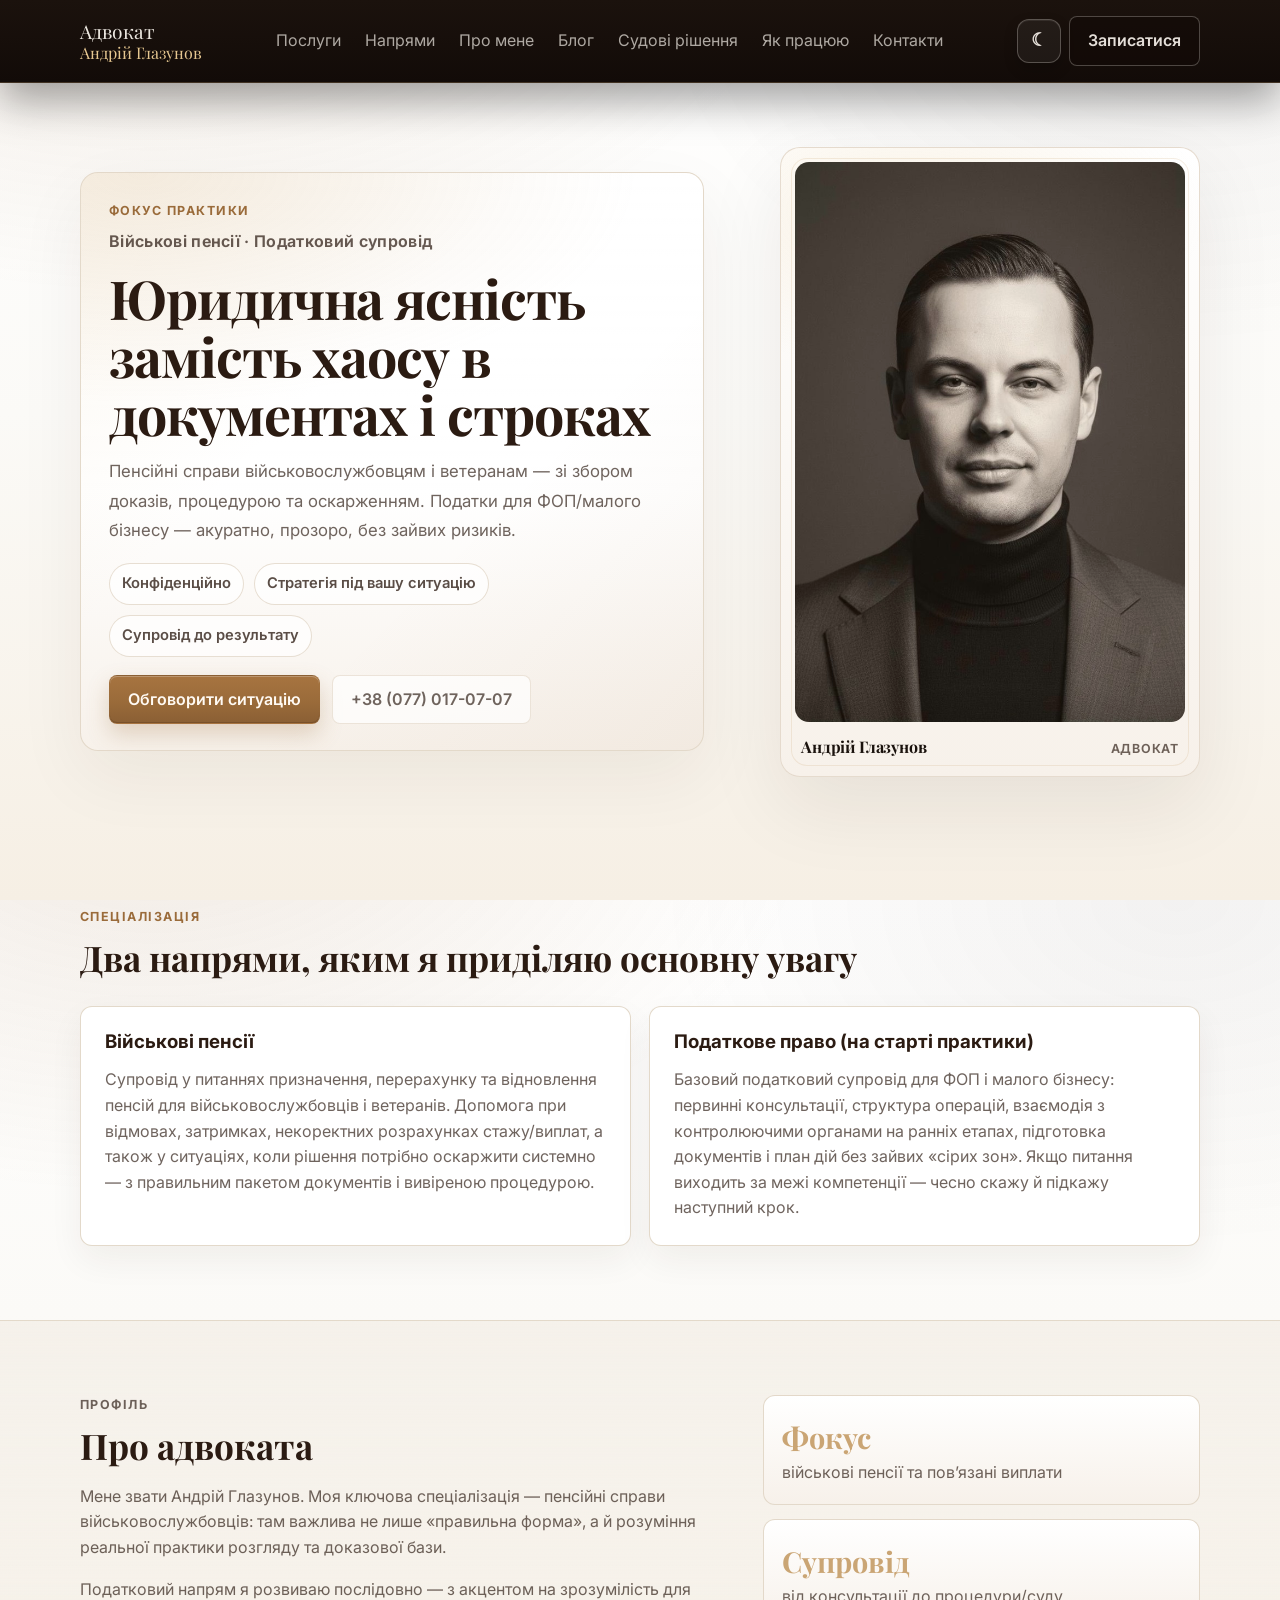
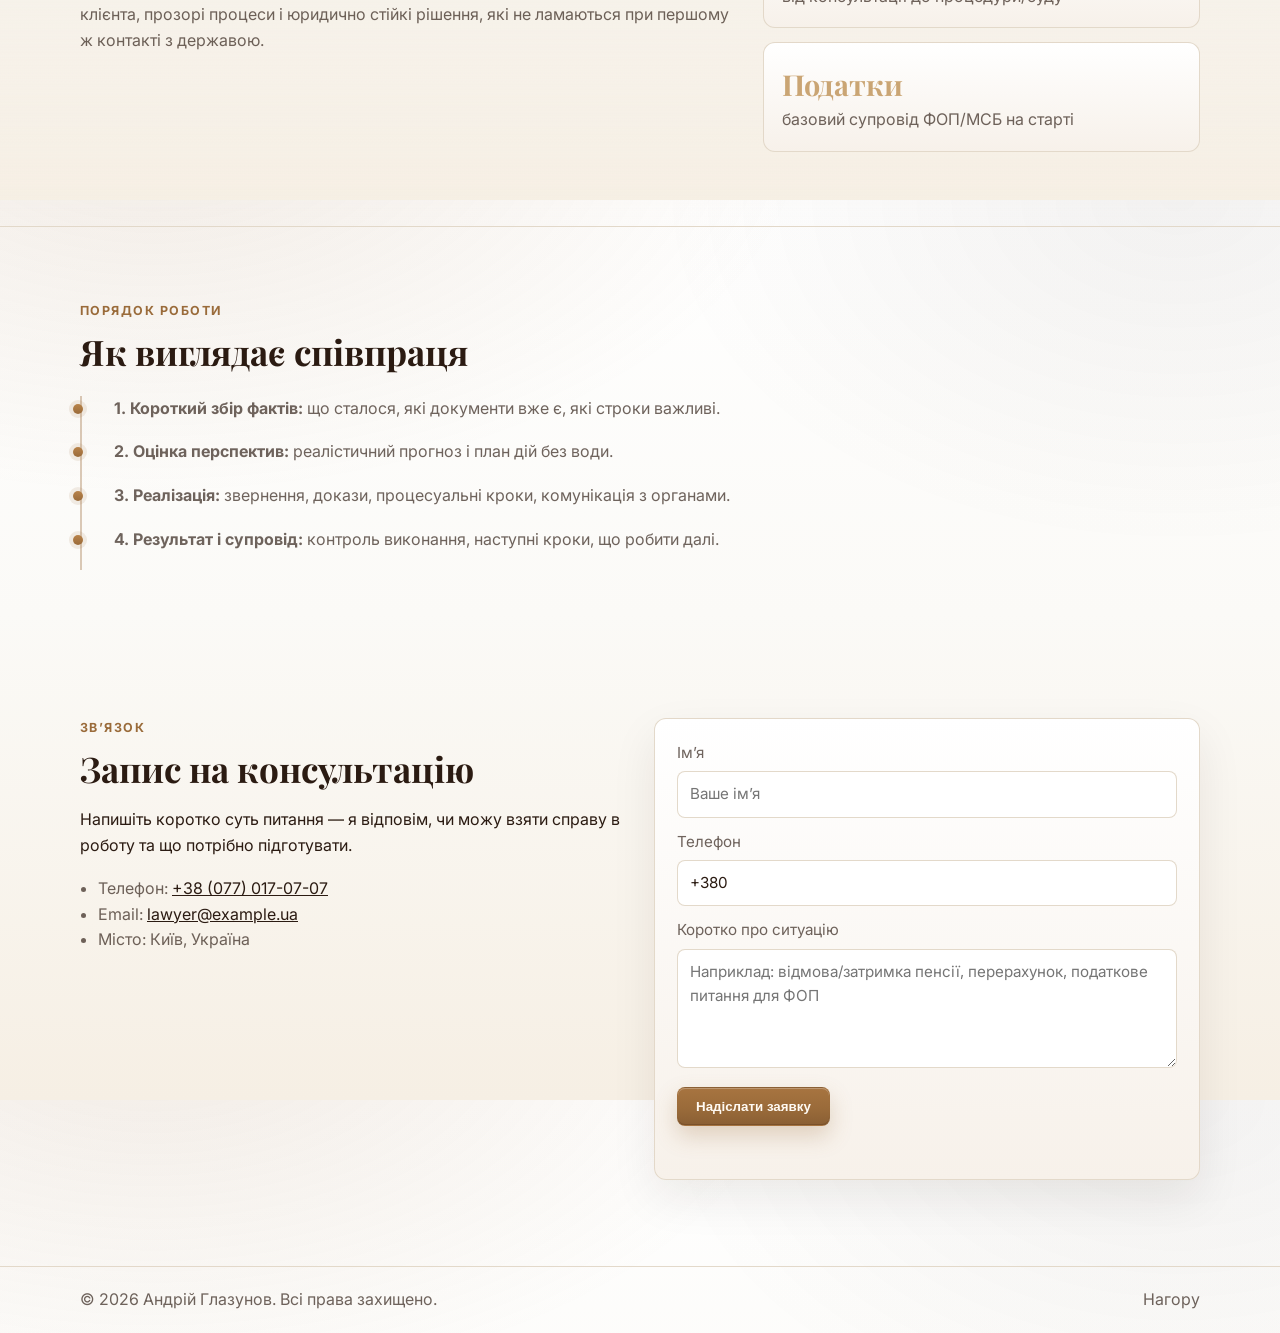
<file: index.html>
<!doctype html>
<html lang="uk">
<head>
  <meta charset="utf-8">
  <meta name="viewport" content="width=device-width, initial-scale=1">
  <title>Андрій Глазунов | Військові пенсії та податковий супровід</title>
  <meta name="description" content="Юридична допомога військовослужбовцям і ветеранам щодо пенсій, перерахунків і відмов Пенсійного фонду. Також — податковий супровід для ФОП та бізнесу на старті.">
  <link rel="preconnect" href="https://fonts.googleapis.com">
  <link rel="preconnect" href="https://fonts.gstatic.com" crossorigin>
  <link href="https://fonts.googleapis.com/css2?family=Inter:wght@400;500;600;700&family=Playfair+Display:wght@600;700&display=swap" rel="stylesheet">
  <link rel="stylesheet" href="styles.css">
  <link rel="icon" href="images/znachok.png" type="image/png">
  <link rel="apple-touch-icon" href="images/znachok.png">
</head>
<body class="theme-day">
  <header class="header">
    <div class="container nav">
      <a href="#top" class="brand">Адвокат<br><span>Андрій Глазунов</span></a>
      <nav class="menu" id="site-menu">
        <a href="services.html">Послуги</a>
        <a href="directions.html">Напрями</a>
        <a href="about.html">Про мене</a>
        <a href="blog.html">Блог</a>
        <a href="court-decisions.html">Судові рішення</a>
        <a href="process.html">Як працюю</a>
        <a href="contact.html">Контакти</a>
      </nav>
      <button class="menu-toggle" type="button" aria-label="Відкрити меню" aria-expanded="false" aria-controls="site-menu">⋯</button>
      <div class="nav-actions">
        <button class="btn btn-toggle" id="theme-toggle" type="button" aria-pressed="false" title="Перемкнути тему">
          Ніч
        </button>
        <a class="btn btn-light" href="contact.html">Записатися</a>
      </div>
    </div>
  </header>

  <main id="top">
    <section class="hero">
      <div class="container hero-grid">
        <div class="hero-copy">
          <div class="hero-panel">
            <p class="eyebrow">Фокус практики</p>
            <p class="hero-kicker">Військові пенсії · Податковий супровід</p>
            <h1 class="hero-title">Юридична ясність замість хаосу в документах і строках</h1>
            <p class="hero-subtitle">
              Пенсійні справи військовослужбовцям і ветеранам — зі збором доказів, процедурою та оскарженням.
              Податки для ФОП/малого бізнесу — акуратно, прозоро, без зайвих ризиків.
            </p>
            <div class="hero-chips" aria-label="Ключові акценти">
              <span class="chip">Конфіденційно</span>
              <span class="chip">Стратегія під вашу ситуацію</span>
              <span class="chip">Супровід до результату</span>
            </div>
            <div class="hero-actions">
              <a class="btn btn-primary" href="#contact">Обговорити ситуацію</a>
              <a class="btn btn-ghost" href="tel:+380770170707">+38 (077) 017-07-07</a>
            </div>
          </div>
        </div>
        <aside class="hero-visual" aria-label="Портрет адвоката">
          <div class="hero-frame">
            <img src="images/advocate.jpg" width="900" height="1125" loading="eager" fetchpriority="high" decoding="async" alt="Професійне фото адвоката Андрія Глазунова">
            <div class="hero-frame-caption">
              <span class="hero-frame-name">Андрій Глазунов</span>
              <span class="hero-frame-role">адвокат</span>
            </div>
          </div>
        </aside>
      </div>
    </section>

    <section class="section" id="focus">
      <div class="container">
        <p class="eyebrow">Спеціалізація</p>
        <h2>Два напрями, яким я приділяю основну увагу</h2>
        <div class="cards">
          <article class="card">
            <h3>Військові пенсії</h3>
            <p>
              Супровід у питаннях призначення, перерахунку та відновлення пенсій для військовослужбовців і ветеранів.
              Допомога при відмовах, затримках, некоректних розрахунках стажу/виплат, а також у ситуаціях,
              коли рішення потрібно оскаржити системно — з правильним пакетом документів і вивіреною процедурою.
            </p>
          </article>
          <article class="card">
            <h3>Податкове право (на старті практики)</h3>
            <p>
              Базовий податковий супровід для ФОП і малого бізнесу: первинні консультації, структура операцій,
              взаємодія з контролюючими органами на ранніх етапах, підготовка документів і план дій без зайвих «сірих зон».
              Якщо питання виходить за межі компетенції — чесно скажу й підкажу наступний крок.
            </p>
          </article>
        </div>
      </div>
    </section>

    <section class="section muted" id="about">
      <div class="container about-grid">
        <div class="about-copy">
          <p class="eyebrow">Профіль</p>
          <h2>Про адвоката</h2>
          <p>
            Мене звати Андрій Глазунов. Моя ключова спеціалізація — пенсійні справи військовослужбовців:
            там важлива не лише «правильна форма», а й розуміння реальної практики розгляду та доказової бази.
          </p>
          <p>
            Податковий напрям я розвиваю послідовно — з акцентом на зрозумілість для клієнта, прозорі процеси
            і юридично стійкі рішення, які не ламаються при першому ж контакті з державою.
          </p>
        </div>
        <div class="stats">
          <div>
            <strong>Фокус</strong>
            <span>військові пенсії та пов’язані виплати</span>
          </div>
          <div>
            <strong>Супровід</strong>
            <span>від консультації до процедури/суду</span>
          </div>
          <div>
            <strong>Податки</strong>
            <span>базовий супровід ФОП/МСБ на старті</span>
          </div>
        </div>
      </div>
    </section>

    <section class="section" id="process">
      <div class="container">
        <p class="eyebrow">Порядок роботи</p>
        <h2>Як виглядає співпраця</h2>
        <ol class="timeline">
          <li><strong>1. Короткий збір фактів:</strong> що сталося, які документи вже є, які строки важливі.</li>
          <li><strong>2. Оцінка перспектив:</strong> реалістичний прогноз і план дій без води.</li>
          <li><strong>3. Реалізація:</strong> звернення, докази, процесуальні кроки, комунікація з органами.</li>
          <li><strong>4. Результат і супровід:</strong> контроль виконання, наступні кроки, що робити далі.</li>
        </ol>
      </div>
    </section>

    <section class="section contact" id="contact">
      <div class="container contact-grid">
        <div>
          <p class="eyebrow">Звʼязок</p>
          <h2>Запис на консультацію</h2>
          <p>Напишіть коротко суть питання — я відповім, чи можу взяти справу в роботу та що потрібно підготувати.</p>
          <ul class="contacts">
            <li>Телефон: <a href="tel:+380770170707">+38 (077) 017-07-07</a></li>
            <li>Email: <a href="mailto:lawyer@example.ua">lawyer@example.ua</a></li>
            <li>Місто: Київ, Україна</li>
          </ul>
        </div>
        <form class="form" id="consultation-form">
          <label>
            Імʼя
            <input type="text" name="name" required placeholder="Ваше імʼя">
          </label>
          <label>
            Телефон
            <input type="tel" name="phone" required autocomplete="tel" inputmode="numeric" placeholder="7717070707">
          </label>
          <label>
            Коротко про ситуацію
            <textarea name="message" rows="4" placeholder="Наприклад: відмова/затримка пенсії, перерахунок, податкове питання для ФОП"></textarea>
          </label>
          <div class="hp-field" aria-hidden="true">
            <label>
              Ваш сайт
              <input type="text" name="website" tabindex="-1" autocomplete="off" placeholder="Залиште поле порожнім">
            </label>
          </div>
          <button class="btn btn-primary" type="submit">Надіслати заявку</button>
          <p class="form-note" id="form-note" aria-live="polite"></p>
        </form>
      </div>
    </section>
  </main>

  <footer class="footer">
    <div class="container footer-inner">
      <p>&copy; <span id="year"></span> Андрій Глазунов. Всі права захищено.</p>
      <a href="#top">Нагору</a>
    </div>
  </footer>

  <script src="script.js"></script>
</body>
</html>
</file>
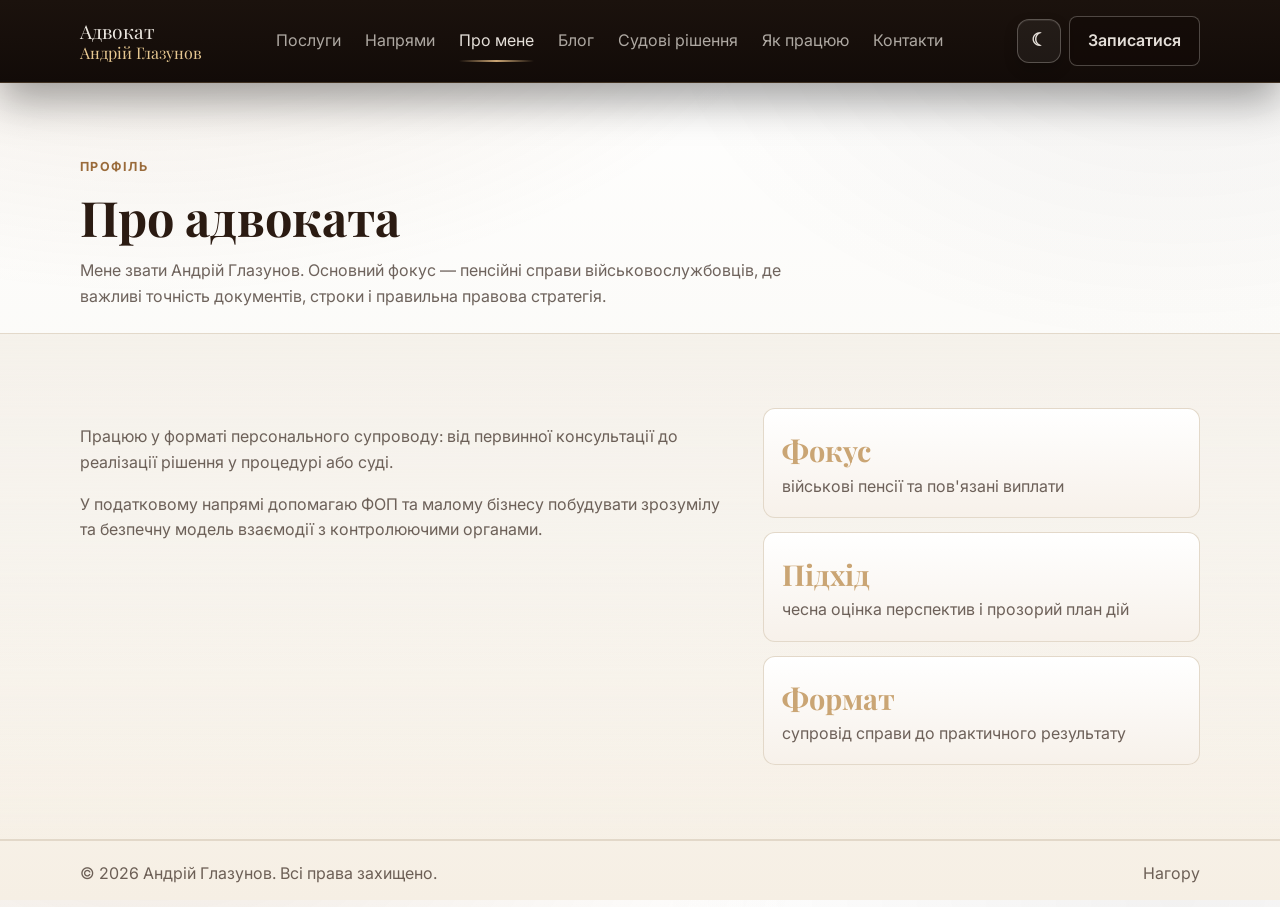
<file: about.html>
<!doctype html>
<html lang="uk">
<head>
  <meta charset="utf-8">
  <meta name="viewport" content="width=device-width, initial-scale=1">
  <title>Про мене | Андрій Глазунов</title>
  <meta name="description" content="Профіль адвоката Андрія Глазунова: фокус практики, підхід до роботи та професійні пріоритети.">
  <link rel="preconnect" href="https://fonts.googleapis.com">
  <link rel="preconnect" href="https://fonts.gstatic.com" crossorigin>
  <link href="https://fonts.googleapis.com/css2?family=Inter:wght@400;500;600;700&family=Playfair+Display:wght@600;700&display=swap" rel="stylesheet">
  <link rel="stylesheet" href="styles.css">
  <link rel="icon" href="images/znachok.png" type="image/png">
  <link rel="apple-touch-icon" href="images/znachok.png">
</head>
<body class="theme-day">
  <header class="header">
    <div class="container nav">
      <a href="index.html#top" class="brand">Адвокат<br><span>Андрій Глазунов</span></a>
      <nav class="menu" id="site-menu">
        <a href="services.html">Послуги</a>
        <a href="directions.html">Напрями</a>
        <a href="about.html" class="menu-active" aria-current="page">Про мене</a>
        <a href="blog.html">Блог</a>
        <a href="court-decisions.html">Судові рішення</a>
        <a href="process.html">Як працюю</a>
        <a href="contact.html">Контакти</a>
      </nav>
      <button class="menu-toggle" type="button" aria-label="Відкрити меню" aria-expanded="false" aria-controls="site-menu">⋯</button>
      <div class="nav-actions">
        <button class="btn btn-toggle" id="theme-toggle" type="button" aria-pressed="false" title="Перемкнути тему">Ніч</button>
        <a class="btn btn-light" href="contact.html">Записатися</a>
      </div>
    </div>
  </header>

  <main class="services-main" id="top">
    <section class="section services-hero">
      <div class="container services-intro">
        <p class="eyebrow">Профіль</p>
        <h1 class="services-title">Про адвоката</h1>
        <p class="services-lead">Мене звати Андрій Глазунов. Основний фокус — пенсійні справи військовослужбовців, де важливі точність документів, строки і правильна правова стратегія.</p>
      </div>
    </section>

    <section class="section muted">
      <div class="container about-grid">
        <div class="about-copy">
          <p>Працюю у форматі персонального супроводу: від первинної консультації до реалізації рішення у процедурі або суді.</p>
          <p>У податковому напрямі допомагаю ФОП та малому бізнесу побудувати зрозумілу та безпечну модель взаємодії з контролюючими органами.</p>
        </div>
        <div class="stats">
          <div>
            <strong>Фокус</strong>
            <span>військові пенсії та пов'язані виплати</span>
          </div>
          <div>
            <strong>Підхід</strong>
            <span>чесна оцінка перспектив і прозорий план дій</span>
          </div>
          <div>
            <strong>Формат</strong>
            <span>супровід справи до практичного результату</span>
          </div>
        </div>
      </div>
    </section>
  </main>

  <footer class="footer">
    <div class="container footer-inner">
      <p>&copy; <span id="year"></span> Андрій Глазунов. Всі права захищено.</p>
      <a href="#top">Нагору</a>
    </div>
  </footer>

  <script src="script.js"></script>
</body>
</html>
</file>
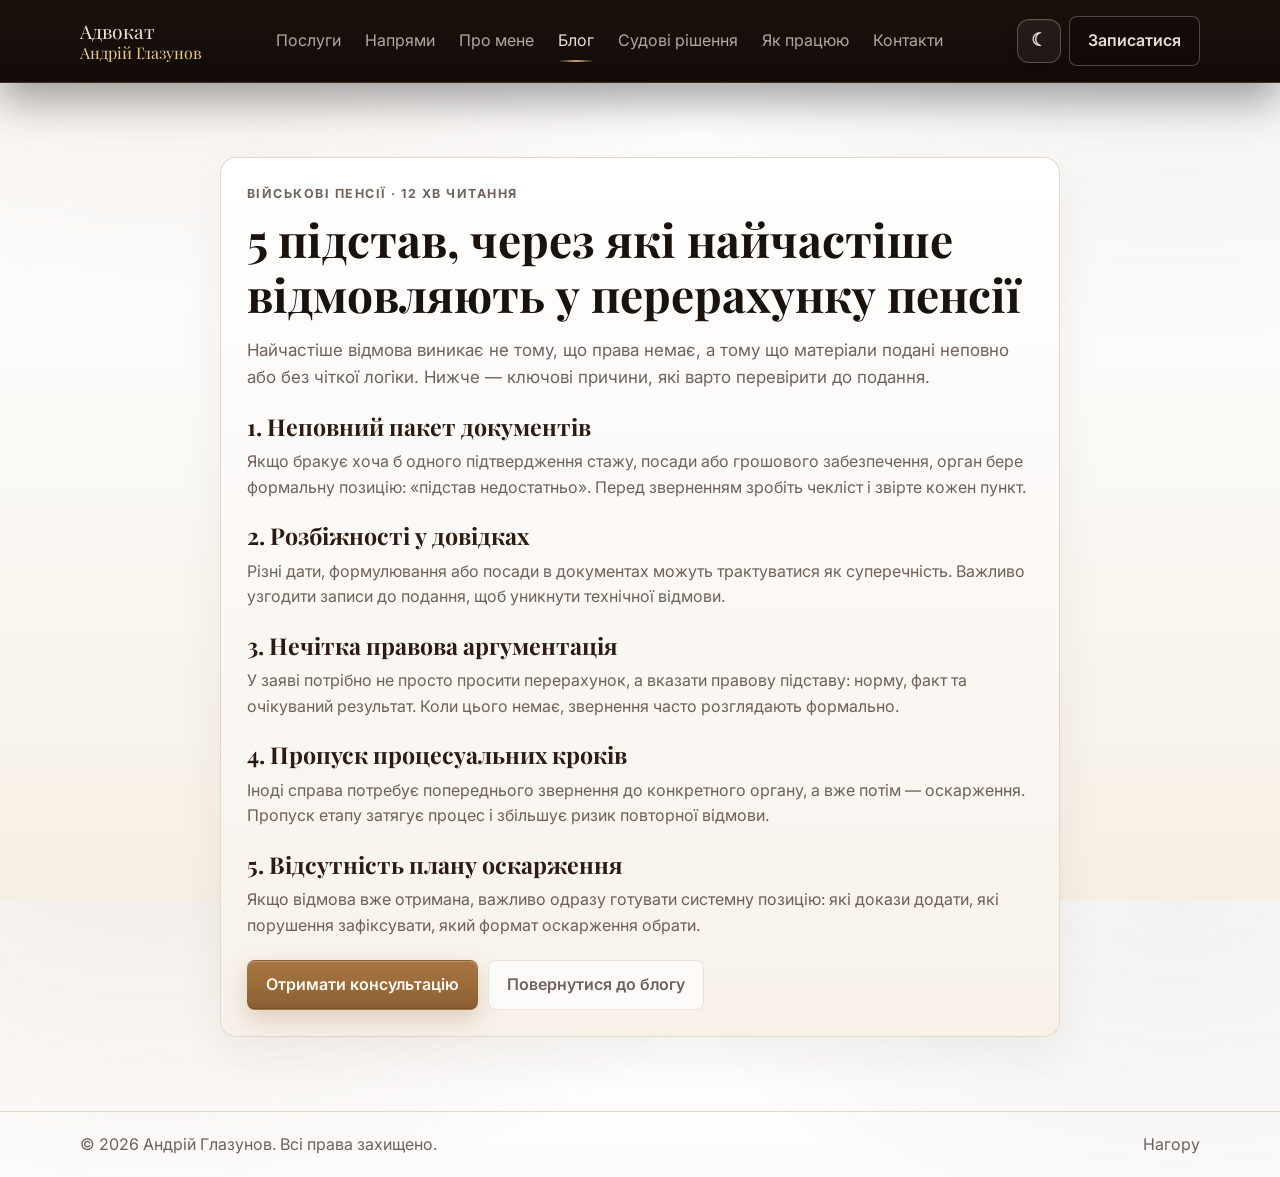
<file: article-1.html>
<!doctype html>
<html lang="uk">
<head>
  <meta charset="utf-8">
  <meta name="viewport" content="width=device-width, initial-scale=1">
  <title>5 підстав для відмови у перерахунку пенсії | Блог</title>
  <meta name="description" content="Що найчастіше стає причиною відмови у перерахунку військової пенсії та як підготувати звернення правильно.">
  <link rel="preconnect" href="https://fonts.googleapis.com">
  <link rel="preconnect" href="https://fonts.gstatic.com" crossorigin>
  <link href="https://fonts.googleapis.com/css2?family=Inter:wght@400;500;600;700&family=Playfair+Display:wght@600;700&display=swap" rel="stylesheet">
  <link rel="stylesheet" href="styles.css">
  <link rel="icon" href="images/znachok.png" type="image/png">
  <link rel="apple-touch-icon" href="images/znachok.png">
</head>
<body class="theme-day">
  <header class="header">
    <div class="container nav">
      <a href="index.html#top" class="brand">Адвокат<br><span>Андрій Глазунов</span></a>
      <nav class="menu" id="site-menu">
        <a href="services.html">Послуги</a>
        <a href="directions.html">Напрями</a>
        <a href="about.html">Про мене</a>
        <a href="blog.html" class="menu-active">Блог</a>
        <a href="court-decisions.html">Судові рішення</a>
        <a href="process.html">Як працюю</a>
        <a href="contact.html">Контакти</a>
      </nav>
      <button class="menu-toggle" type="button" aria-label="Відкрити меню" aria-expanded="false" aria-controls="site-menu">⋯</button>
      <div class="nav-actions">
        <button class="btn btn-toggle" id="theme-toggle" type="button" aria-pressed="false" title="Перемкнути тему">Ніч</button>
        <a class="btn btn-light" href="contact.html">Записатися</a>
      </div>
    </div>
  </header>

  <main class="article-main" id="top">
    <section class="section">
      <div class="container article-wrap">
        <p class="eyebrow">Військові пенсії · 12 хв читання</p>
        <h1 class="article-title">5 підстав, через які найчастіше відмовляють у перерахунку пенсії</h1>
        <p class="article-lead">Найчастіше відмова виникає не тому, що права немає, а тому що матеріали подані неповно або без чіткої логіки. Нижче — ключові причини, які варто перевірити до подання.</p>

        <h2>1. Неповний пакет документів</h2>
        <p>Якщо бракує хоча б одного підтвердження стажу, посади або грошового забезпечення, орган бере формальну позицію: «підстав недостатньо». Перед зверненням зробіть чекліст і звірте кожен пункт.</p>

        <h2>2. Розбіжності у довідках</h2>
        <p>Різні дати, формулювання або посади в документах можуть трактуватися як суперечність. Важливо узгодити записи до подання, щоб уникнути технічної відмови.</p>

        <h2>3. Нечітка правова аргументація</h2>
        <p>У заяві потрібно не просто просити перерахунок, а вказати правову підставу: норму, факт та очікуваний результат. Коли цього немає, звернення часто розглядають формально.</p>

        <h2>4. Пропуск процесуальних кроків</h2>
        <p>Іноді справа потребує попереднього звернення до конкретного органу, а вже потім — оскарження. Пропуск етапу затягує процес і збільшує ризик повторної відмови.</p>

        <h2>5. Відсутність плану оскарження</h2>
        <p>Якщо відмова вже отримана, важливо одразу готувати системну позицію: які докази додати, які порушення зафіксувати, який формат оскарження обрати.</p>

        <div class="article-actions">
          <a class="btn btn-primary" href="contact.html">Отримати консультацію</a>
          <a class="btn btn-ghost" href="blog.html">Повернутися до блогу</a>
        </div>
      </div>
    </section>
  </main>

  <footer class="footer">
    <div class="container footer-inner">
      <p>&copy; <span id="year"></span> Андрій Глазунов. Всі права захищено.</p>
      <a href="#top">Нагору</a>
    </div>
  </footer>

  <script src="script.js"></script>
</body>
</html>
</file>
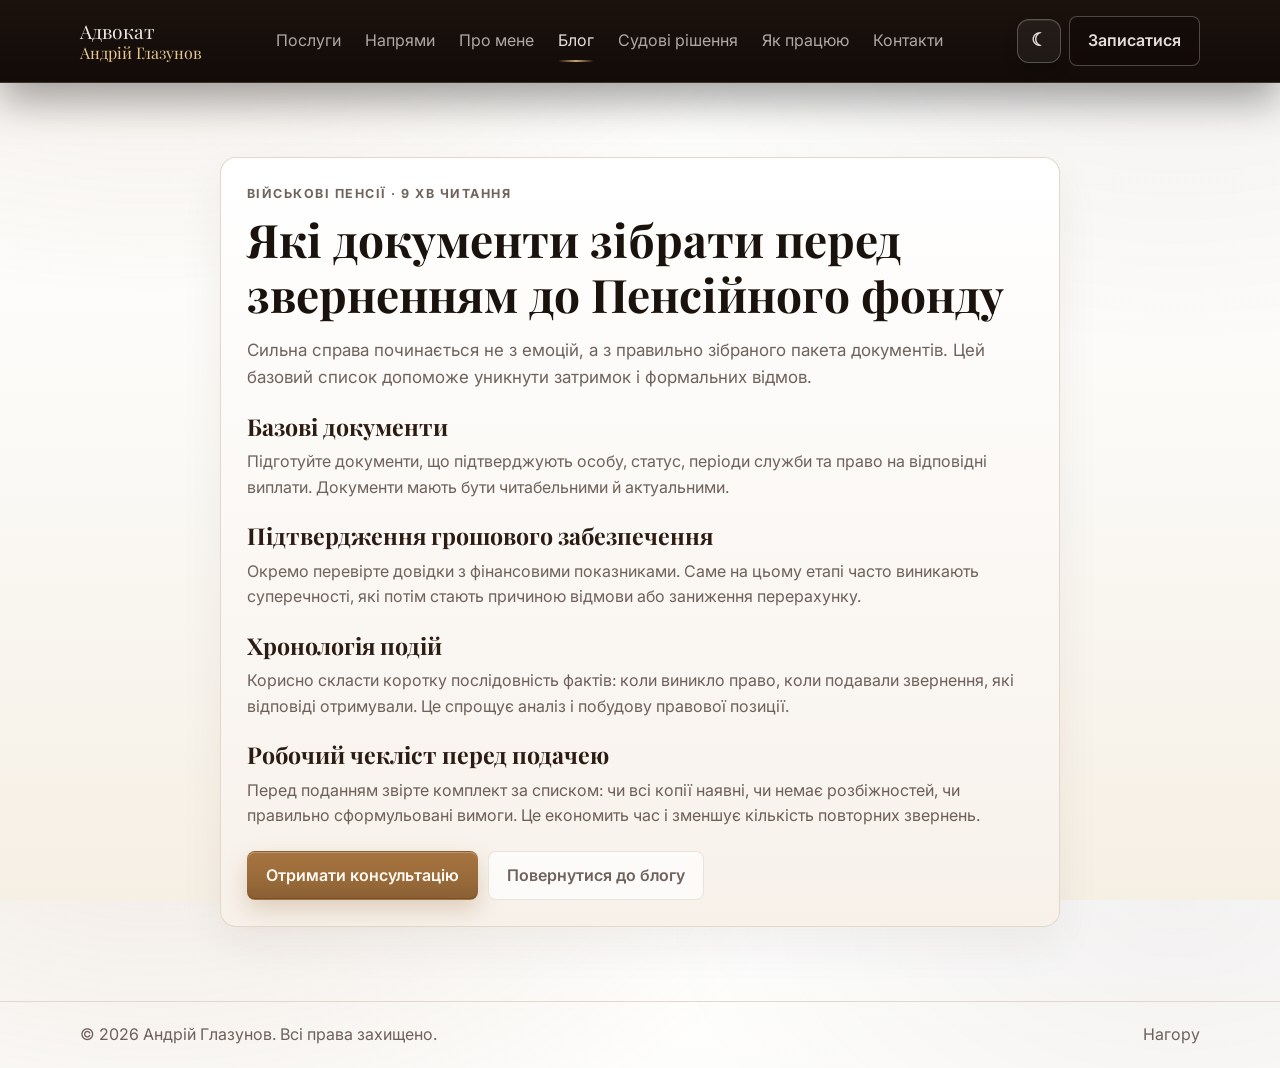
<file: article-2.html>
<!doctype html>
<html lang="uk">
<head>
  <meta charset="utf-8">
  <meta name="viewport" content="width=device-width, initial-scale=1">
  <title>Документи перед зверненням до ПФУ | Блог</title>
  <meta name="description" content="Чекліст документів перед зверненням до Пенсійного фонду у справах про військові пенсії.">
  <link rel="preconnect" href="https://fonts.googleapis.com">
  <link rel="preconnect" href="https://fonts.gstatic.com" crossorigin>
  <link href="https://fonts.googleapis.com/css2?family=Inter:wght@400;500;600;700&family=Playfair+Display:wght@600;700&display=swap" rel="stylesheet">
  <link rel="stylesheet" href="styles.css">
  <link rel="icon" href="images/znachok.png" type="image/png">
  <link rel="apple-touch-icon" href="images/znachok.png">
</head>
<body class="theme-day">
  <header class="header">
    <div class="container nav">
      <a href="index.html#top" class="brand">Адвокат<br><span>Андрій Глазунов</span></a>
      <nav class="menu" id="site-menu">
        <a href="services.html">Послуги</a>
        <a href="directions.html">Напрями</a>
        <a href="about.html">Про мене</a>
        <a href="blog.html" class="menu-active">Блог</a>
        <a href="court-decisions.html">Судові рішення</a>
        <a href="process.html">Як працюю</a>
        <a href="contact.html">Контакти</a>
      </nav>
      <button class="menu-toggle" type="button" aria-label="Відкрити меню" aria-expanded="false" aria-controls="site-menu">⋯</button>
      <div class="nav-actions">
        <button class="btn btn-toggle" id="theme-toggle" type="button" aria-pressed="false" title="Перемкнути тему">Ніч</button>
        <a class="btn btn-light" href="contact.html">Записатися</a>
      </div>
    </div>
  </header>

  <main class="article-main" id="top">
    <section class="section">
      <div class="container article-wrap">
        <p class="eyebrow">Військові пенсії · 9 хв читання</p>
        <h1 class="article-title">Які документи зібрати перед зверненням до Пенсійного фонду</h1>
        <p class="article-lead">Сильна справа починається не з емоцій, а з правильно зібраного пакета документів. Цей базовий список допоможе уникнути затримок і формальних відмов.</p>

        <h2>Базові документи</h2>
        <p>Підготуйте документи, що підтверджують особу, статус, періоди служби та право на відповідні виплати. Документи мають бути читабельними й актуальними.</p>

        <h2>Підтвердження грошового забезпечення</h2>
        <p>Окремо перевірте довідки з фінансовими показниками. Саме на цьому етапі часто виникають суперечності, які потім стають причиною відмови або заниження перерахунку.</p>

        <h2>Хронологія подій</h2>
        <p>Корисно скласти коротку послідовність фактів: коли виникло право, коли подавали звернення, які відповіді отримували. Це спрощує аналіз і побудову правової позиції.</p>

        <h2>Робочий чекліст перед подачею</h2>
        <p>Перед поданням звірте комплект за списком: чи всі копії наявні, чи немає розбіжностей, чи правильно сформульовані вимоги. Це економить час і зменшує кількість повторних звернень.</p>

        <div class="article-actions">
          <a class="btn btn-primary" href="contact.html">Отримати консультацію</a>
          <a class="btn btn-ghost" href="blog.html">Повернутися до блогу</a>
        </div>
      </div>
    </section>
  </main>

  <footer class="footer">
    <div class="container footer-inner">
      <p>&copy; <span id="year"></span> Андрій Глазунов. Всі права захищено.</p>
      <a href="#top">Нагору</a>
    </div>
  </footer>

  <script src="script.js"></script>
</body>
</html>
</file>
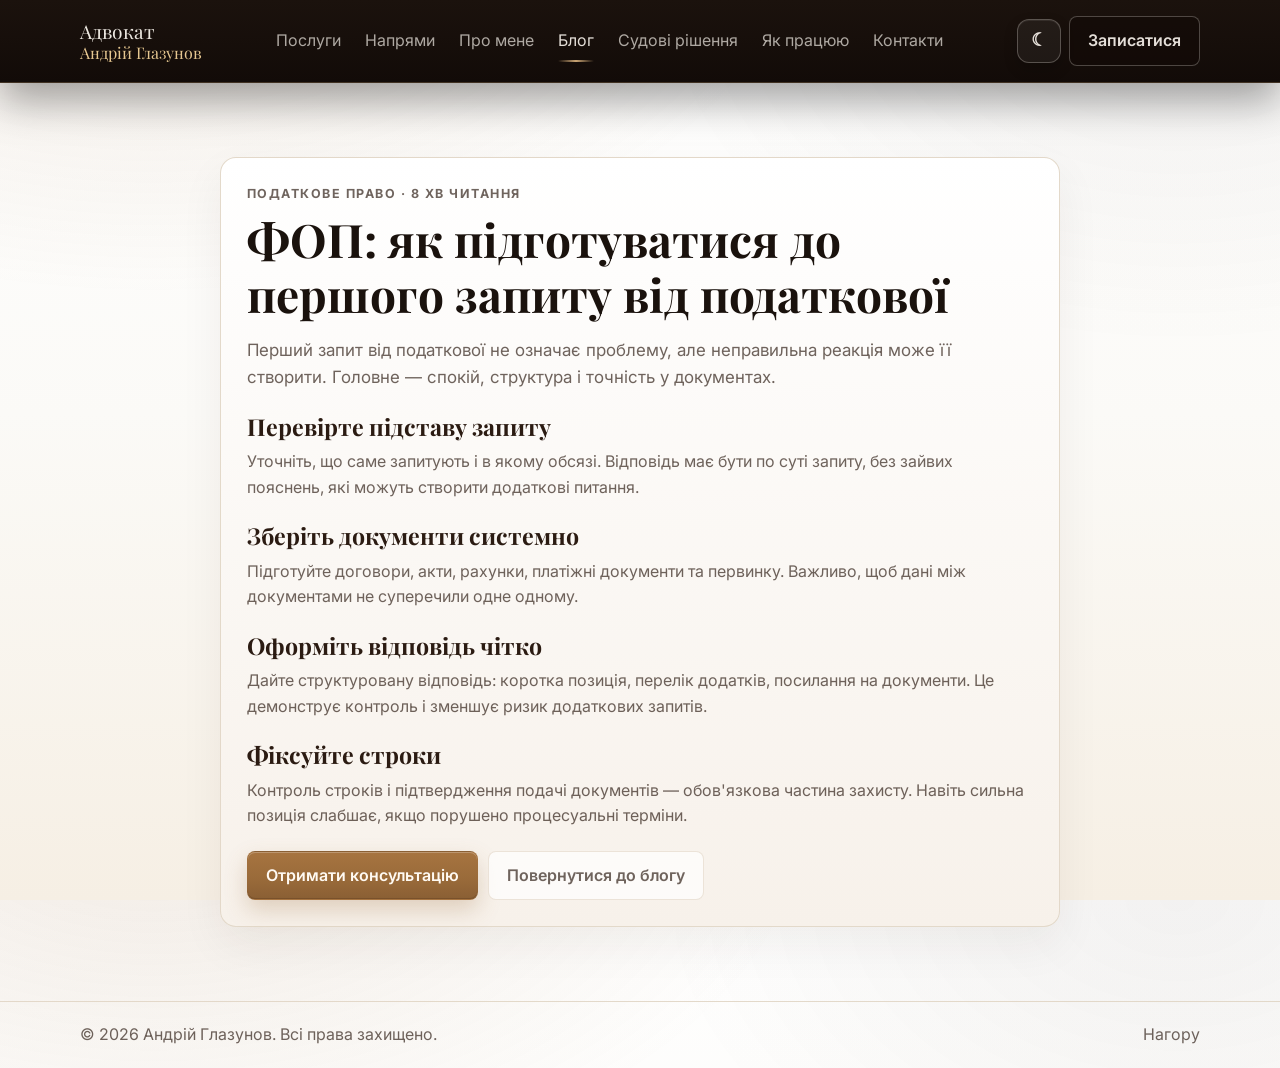
<file: article-3.html>
<!doctype html>
<html lang="uk">
<head>
  <meta charset="utf-8">
  <meta name="viewport" content="width=device-width, initial-scale=1">
  <title>ФОП і перший запит від податкової | Блог</title>
  <meta name="description" content="Практичні кроки для ФОП перед першим запитом від податкової: документи, структура відповіді, зниження ризиків.">
  <link rel="preconnect" href="https://fonts.googleapis.com">
  <link rel="preconnect" href="https://fonts.gstatic.com" crossorigin>
  <link href="https://fonts.googleapis.com/css2?family=Inter:wght@400;500;600;700&family=Playfair+Display:wght@600;700&display=swap" rel="stylesheet">
  <link rel="stylesheet" href="styles.css">
  <link rel="icon" href="images/znachok.png" type="image/png">
  <link rel="apple-touch-icon" href="images/znachok.png">
</head>
<body class="theme-day">
  <header class="header">
    <div class="container nav">
      <a href="index.html#top" class="brand">Адвокат<br><span>Андрій Глазунов</span></a>
      <nav class="menu" id="site-menu">
        <a href="services.html">Послуги</a>
        <a href="directions.html">Напрями</a>
        <a href="about.html">Про мене</a>
        <a href="blog.html" class="menu-active">Блог</a>
        <a href="court-decisions.html">Судові рішення</a>
        <a href="process.html">Як працюю</a>
        <a href="contact.html">Контакти</a>
      </nav>
      <button class="menu-toggle" type="button" aria-label="Відкрити меню" aria-expanded="false" aria-controls="site-menu">⋯</button>
      <div class="nav-actions">
        <button class="btn btn-toggle" id="theme-toggle" type="button" aria-pressed="false" title="Перемкнути тему">Ніч</button>
        <a class="btn btn-light" href="contact.html">Записатися</a>
      </div>
    </div>
  </header>

  <main class="article-main" id="top">
    <section class="section">
      <div class="container article-wrap">
        <p class="eyebrow">Податкове право · 8 хв читання</p>
        <h1 class="article-title">ФОП: як підготуватися до першого запиту від податкової</h1>
        <p class="article-lead">Перший запит від податкової не означає проблему, але неправильна реакція може її створити. Головне — спокій, структура і точність у документах.</p>

        <h2>Перевірте підставу запиту</h2>
        <p>Уточніть, що саме запитують і в якому обсязі. Відповідь має бути по суті запиту, без зайвих пояснень, які можуть створити додаткові питання.</p>

        <h2>Зберіть документи системно</h2>
        <p>Підготуйте договори, акти, рахунки, платіжні документи та первинку. Важливо, щоб дані між документами не суперечили одне одному.</p>

        <h2>Оформіть відповідь чітко</h2>
        <p>Дайте структуровану відповідь: коротка позиція, перелік додатків, посилання на документи. Це демонструє контроль і зменшує ризик додаткових запитів.</p>

        <h2>Фіксуйте строки</h2>
        <p>Контроль строків і підтвердження подачі документів — обов'язкова частина захисту. Навіть сильна позиція слабшає, якщо порушено процесуальні терміни.</p>

        <div class="article-actions">
          <a class="btn btn-primary" href="contact.html">Отримати консультацію</a>
          <a class="btn btn-ghost" href="blog.html">Повернутися до блогу</a>
        </div>
      </div>
    </section>
  </main>

  <footer class="footer">
    <div class="container footer-inner">
      <p>&copy; <span id="year"></span> Андрій Глазунов. Всі права захищено.</p>
      <a href="#top">Нагору</a>
    </div>
  </footer>

  <script src="script.js"></script>
</body>
</html>
</file>
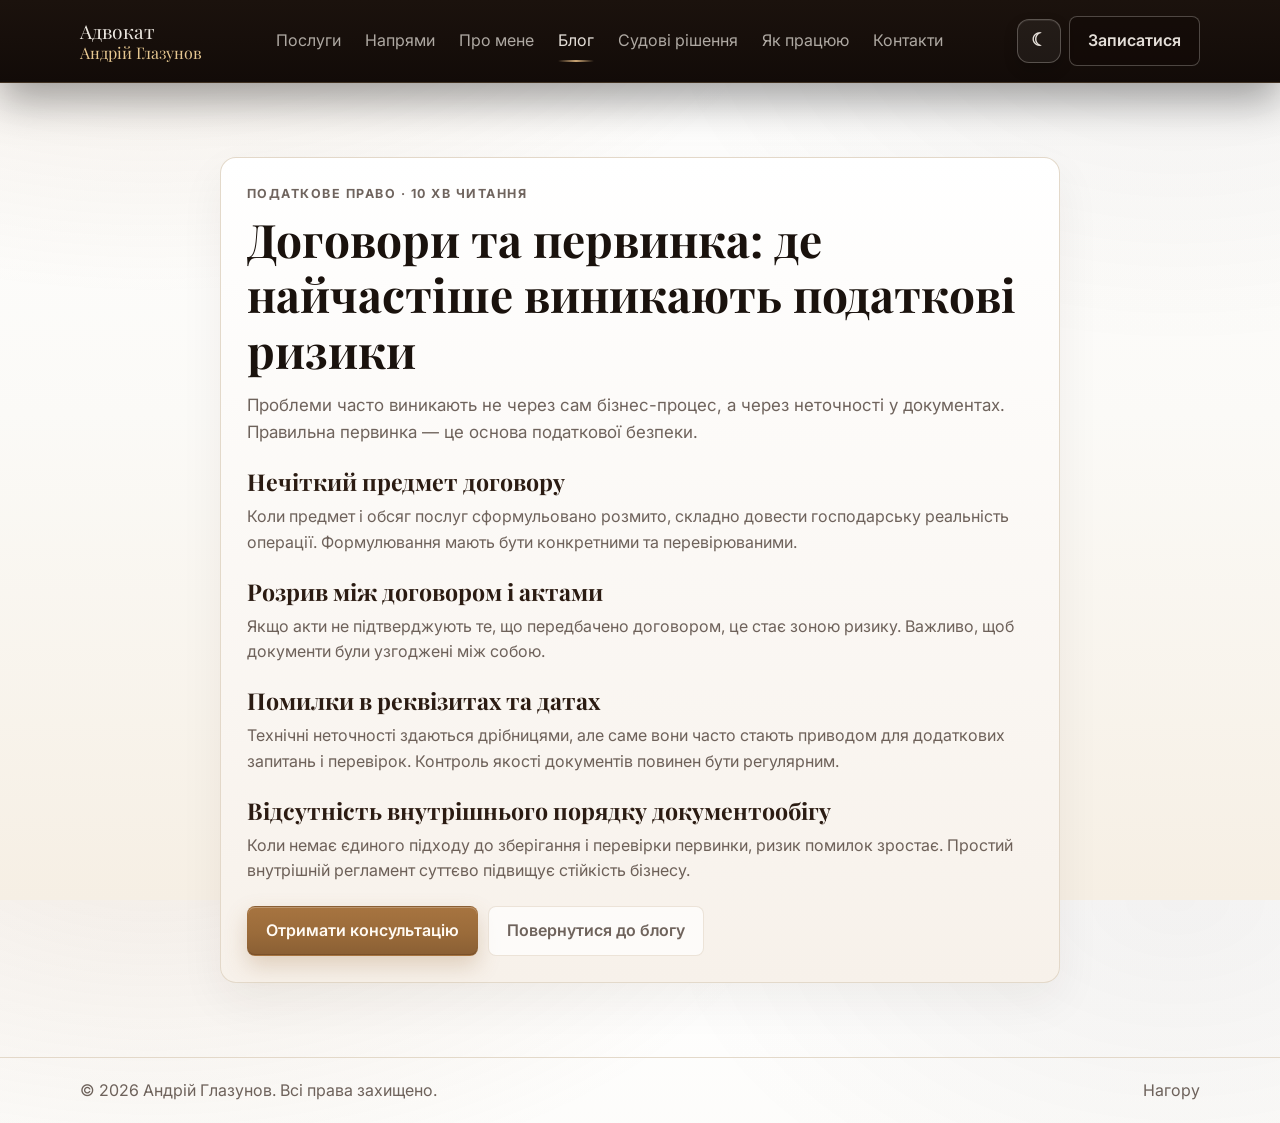
<file: article-4.html>
<!doctype html>
<html lang="uk">
<head>
  <meta charset="utf-8">
  <meta name="viewport" content="width=device-width, initial-scale=1">
  <title>Договори та первинка: податкові ризики | Блог</title>
  <meta name="description" content="Які помилки в договорах і первинних документах найчастіше створюють податкові ризики для ФОП та малого бізнесу.">
  <link rel="preconnect" href="https://fonts.googleapis.com">
  <link rel="preconnect" href="https://fonts.gstatic.com" crossorigin>
  <link href="https://fonts.googleapis.com/css2?family=Inter:wght@400;500;600;700&family=Playfair+Display:wght@600;700&display=swap" rel="stylesheet">
  <link rel="stylesheet" href="styles.css">
  <link rel="icon" href="images/znachok.png" type="image/png">
  <link rel="apple-touch-icon" href="images/znachok.png">
</head>
<body class="theme-day">
  <header class="header">
    <div class="container nav">
      <a href="index.html#top" class="brand">Адвокат<br><span>Андрій Глазунов</span></a>
      <nav class="menu" id="site-menu">
        <a href="services.html">Послуги</a>
        <a href="directions.html">Напрями</a>
        <a href="about.html">Про мене</a>
        <a href="blog.html" class="menu-active">Блог</a>
        <a href="court-decisions.html">Судові рішення</a>
        <a href="process.html">Як працюю</a>
        <a href="contact.html">Контакти</a>
      </nav>
      <button class="menu-toggle" type="button" aria-label="Відкрити меню" aria-expanded="false" aria-controls="site-menu">⋯</button>
      <div class="nav-actions">
        <button class="btn btn-toggle" id="theme-toggle" type="button" aria-pressed="false" title="Перемкнути тему">Ніч</button>
        <a class="btn btn-light" href="contact.html">Записатися</a>
      </div>
    </div>
  </header>

  <main class="article-main" id="top">
    <section class="section">
      <div class="container article-wrap">
        <p class="eyebrow">Податкове право · 10 хв читання</p>
        <h1 class="article-title">Договори та первинка: де найчастіше виникають податкові ризики</h1>
        <p class="article-lead">Проблеми часто виникають не через сам бізнес-процес, а через неточності у документах. Правильна первинка — це основа податкової безпеки.</p>

        <h2>Нечіткий предмет договору</h2>
        <p>Коли предмет і обсяг послуг сформульовано розмито, складно довести господарську реальність операції. Формулювання мають бути конкретними та перевірюваними.</p>

        <h2>Розрив між договором і актами</h2>
        <p>Якщо акти не підтверджують те, що передбачено договором, це стає зоною ризику. Важливо, щоб документи були узгоджені між собою.</p>

        <h2>Помилки в реквізитах та датах</h2>
        <p>Технічні неточності здаються дрібницями, але саме вони часто стають приводом для додаткових запитань і перевірок. Контроль якості документів повинен бути регулярним.</p>

        <h2>Відсутність внутрішнього порядку документообігу</h2>
        <p>Коли немає єдиного підходу до зберігання і перевірки первинки, ризик помилок зростає. Простий внутрішній регламент суттєво підвищує стійкість бізнесу.</p>

        <div class="article-actions">
          <a class="btn btn-primary" href="contact.html">Отримати консультацію</a>
          <a class="btn btn-ghost" href="blog.html">Повернутися до блогу</a>
        </div>
      </div>
    </section>
  </main>

  <footer class="footer">
    <div class="container footer-inner">
      <p>&copy; <span id="year"></span> Андрій Глазунов. Всі права захищено.</p>
      <a href="#top">Нагору</a>
    </div>
  </footer>

  <script src="script.js"></script>
</body>
</html>
</file>
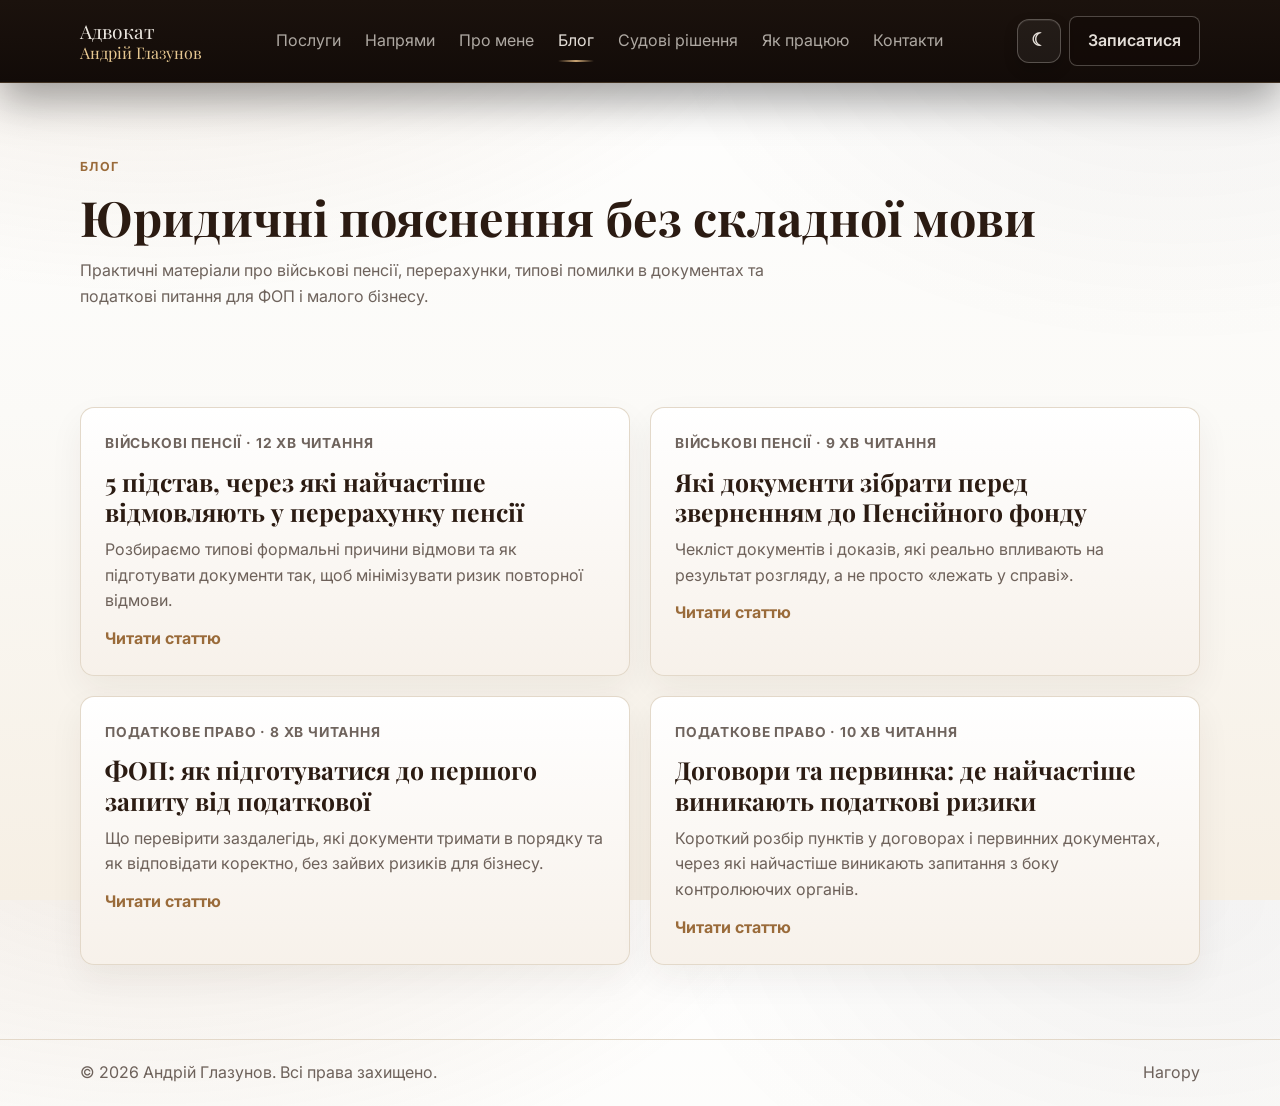
<file: blog.html>
<!doctype html>
<html lang="uk">
<head>
  <meta charset="utf-8">
  <meta name="viewport" content="width=device-width, initial-scale=1">
  <title>Блог | Андрій Глазунов</title>
  <meta name="description" content="Блог адвоката Андрія Глазунова: військові пенсії, податкові питання для ФОП та практичні юридичні пояснення.">
  <link rel="preconnect" href="https://fonts.googleapis.com">
  <link rel="preconnect" href="https://fonts.gstatic.com" crossorigin>
  <link href="https://fonts.googleapis.com/css2?family=Inter:wght@400;500;600;700&family=Playfair+Display:wght@600;700&display=swap" rel="stylesheet">
  <link rel="stylesheet" href="styles.css">
  <link rel="icon" href="images/znachok.png" type="image/png">
  <link rel="apple-touch-icon" href="images/znachok.png">
</head>
<body class="theme-day">
  <header class="header">
    <div class="container nav">
      <a href="index.html#top" class="brand">Адвокат<br><span>Андрій Глазунов</span></a>
      <nav class="menu" id="site-menu">
        <a href="services.html">Послуги</a>
        <a href="directions.html">Напрями</a>
        <a href="about.html">Про мене</a>
        <a href="blog.html" class="menu-active" aria-current="page">Блог</a>
        <a href="court-decisions.html">Судові рішення</a>
        <a href="process.html">Як працюю</a>
        <a href="contact.html">Контакти</a>
      </nav>
      <button class="menu-toggle" type="button" aria-label="Відкрити меню" aria-expanded="false" aria-controls="site-menu">⋯</button>
      <div class="nav-actions">
        <button class="btn btn-toggle" id="theme-toggle" type="button" aria-pressed="false" title="Перемкнути тему">
          Ніч
        </button>
        <a class="btn btn-light" href="contact.html">Записатися</a>
      </div>
    </div>
  </header>

  <main class="blog-main" id="top">
    <section class="section blog-hero">
      <div class="container">
        <p class="eyebrow">Блог</p>
        <h1 class="blog-title">Юридичні пояснення без складної мови</h1>
        <p class="blog-lead">
          Практичні матеріали про військові пенсії, перерахунки, типові помилки в документах
          та податкові питання для ФОП і малого бізнесу.
        </p>
      </div>
    </section>

    <section class="section">
      <div class="container blog-grid">
        <article class="blog-card">
          <p class="blog-meta">Військові пенсії · 12 хв читання</p>
          <h2>5 підстав, через які найчастіше відмовляють у перерахунку пенсії</h2>
          <p>Розбираємо типові формальні причини відмови та як підготувати документи так, щоб мінімізувати ризик повторної відмови.</p>
          <a href="article-1.html" class="blog-link">Читати статтю</a>
        </article>

        <article class="blog-card">
          <p class="blog-meta">Військові пенсії · 9 хв читання</p>
          <h2>Які документи зібрати перед зверненням до Пенсійного фонду</h2>
          <p>Чекліст документів і доказів, які реально впливають на результат розгляду, а не просто «лежать у справі».</p>
          <a href="article-2.html" class="blog-link">Читати статтю</a>
        </article>

        <article class="blog-card">
          <p class="blog-meta">Податкове право · 8 хв читання</p>
          <h2>ФОП: як підготуватися до першого запиту від податкової</h2>
          <p>Що перевірити заздалегідь, які документи тримати в порядку та як відповідати коректно, без зайвих ризиків для бізнесу.</p>
          <a href="article-3.html" class="blog-link">Читати статтю</a>
        </article>

        <article class="blog-card">
          <p class="blog-meta">Податкове право · 10 хв читання</p>
          <h2>Договори та первинка: де найчастіше виникають податкові ризики</h2>
          <p>Короткий розбір пунктів у договорах і первинних документах, через які найчастіше виникають запитання з боку контролюючих органів.</p>
          <a href="article-4.html" class="blog-link">Читати статтю</a>
        </article>
      </div>
    </section>
  </main>

  <footer class="footer">
    <div class="container footer-inner">
      <p>&copy; <span id="year"></span> Андрій Глазунов. Всі права захищено.</p>
      <a href="#top">Нагору</a>
    </div>
  </footer>

  <script src="script.js"></script>
</body>
</html>
</file>
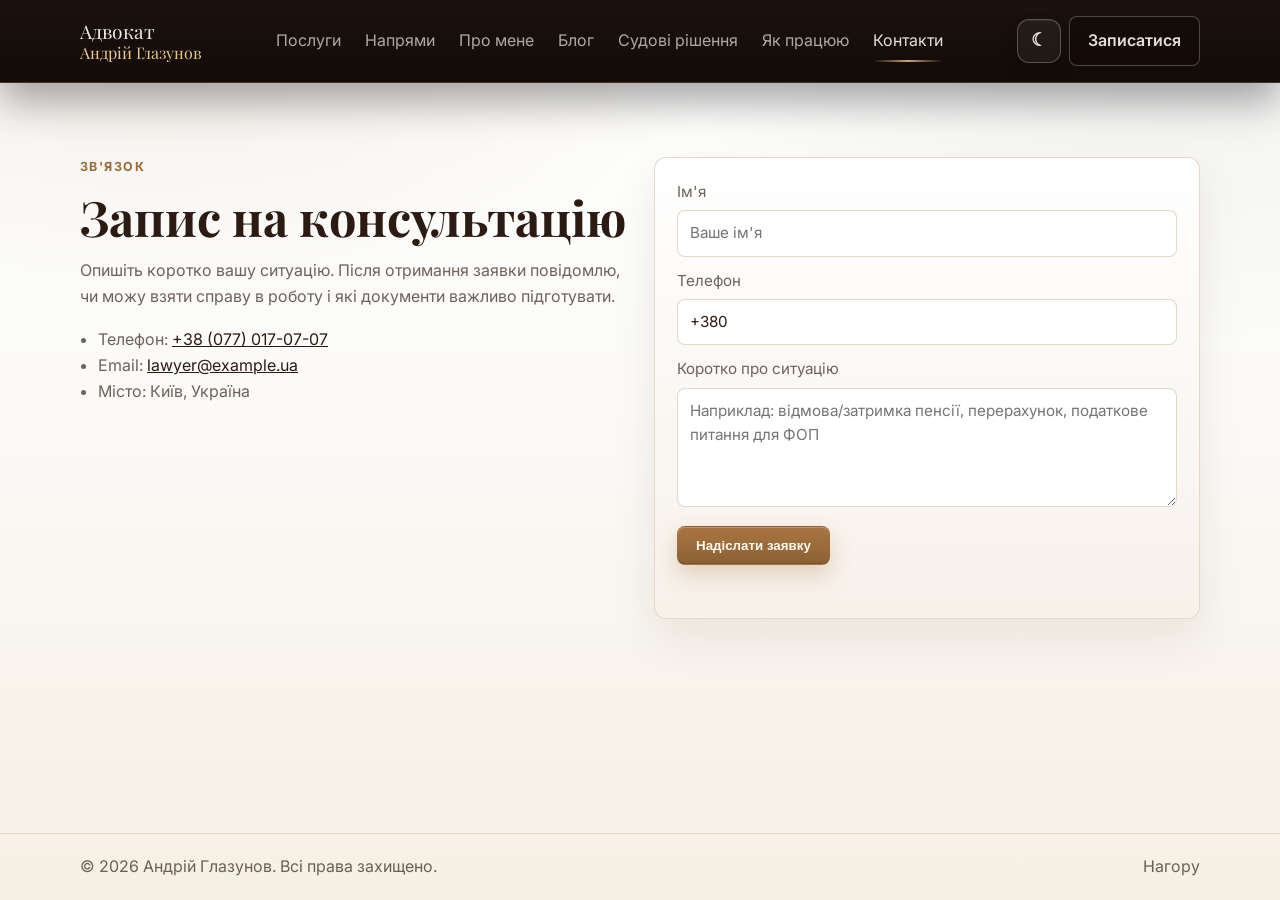
<file: contact.html>
<!doctype html>
<html lang="uk">
<head>
  <meta charset="utf-8">
  <meta name="viewport" content="width=device-width, initial-scale=1">
  <title>Контакти | Андрій Глазунов</title>
  <meta name="description" content="Контакти та форма запису на консультацію адвоката Андрія Глазунова.">
  <link rel="preconnect" href="https://fonts.googleapis.com">
  <link rel="preconnect" href="https://fonts.gstatic.com" crossorigin>
  <link href="https://fonts.googleapis.com/css2?family=Inter:wght@400;500;600;700&family=Playfair+Display:wght@600;700&display=swap" rel="stylesheet">
  <link rel="stylesheet" href="styles.css">
  <link rel="icon" href="images/znachok.png" type="image/png">
  <link rel="apple-touch-icon" href="images/znachok.png">
</head>
<body class="theme-day">
  <header class="header">
    <div class="container nav">
      <a href="index.html#top" class="brand">Адвокат<br><span>Андрій Глазунов</span></a>
      <nav class="menu" id="site-menu">
        <a href="services.html">Послуги</a>
        <a href="directions.html">Напрями</a>
        <a href="about.html">Про мене</a>
        <a href="blog.html">Блог</a>
        <a href="court-decisions.html">Судові рішення</a>
        <a href="process.html">Як працюю</a>
        <a href="contact.html" class="menu-active" aria-current="page">Контакти</a>
      </nav>
      <button class="menu-toggle" type="button" aria-label="Відкрити меню" aria-expanded="false" aria-controls="site-menu">⋯</button>
      <div class="nav-actions">
        <button class="btn btn-toggle" id="theme-toggle" type="button" aria-pressed="false" title="Перемкнути тему">Ніч</button>
        <a class="btn btn-light" href="contact.html">Записатися</a>
      </div>
    </div>
  </header>

  <main class="services-main" id="top">
    <section class="section contact">
      <div class="container contact-grid">
        <div>
          <p class="eyebrow">Зв'язок</p>
          <h1 class="services-title">Запис на консультацію</h1>
          <p class="services-lead">Опишіть коротко вашу ситуацію. Після отримання заявки повідомлю, чи можу взяти справу в роботу і які документи важливо підготувати.</p>
          <ul class="contacts">
            <li>Телефон: <a href="tel:+380770170707">+38 (077) 017-07-07</a></li>
            <li>Email: <a href="mailto:lawyer@example.ua">lawyer@example.ua</a></li>
            <li>Місто: Київ, Україна</li>
          </ul>
        </div>
        <form class="form" id="consultation-form">
          <label>
            Ім'я
            <input type="text" name="name" required placeholder="Ваше ім'я">
          </label>
          <label>
            Телефон
            <input type="tel" name="phone" required autocomplete="tel" inputmode="numeric" placeholder="7717070707">
          </label>
          <label>
            Коротко про ситуацію
            <textarea name="message" rows="4" placeholder="Наприклад: відмова/затримка пенсії, перерахунок, податкове питання для ФОП"></textarea>
          </label>
          <div class="hp-field" aria-hidden="true">
            <label>
              Ваш сайт
              <input type="text" name="website" tabindex="-1" autocomplete="off" placeholder="Залиште поле порожнім">
            </label>
          </div>
          <button class="btn btn-primary" type="submit">Надіслати заявку</button>
          <p class="form-note" id="form-note" aria-live="polite"></p>
        </form>
      </div>
    </section>
  </main>

  <footer class="footer">
    <div class="container footer-inner">
      <p>&copy; <span id="year"></span> Андрій Глазунов. Всі права захищено.</p>
      <a href="#top">Нагору</a>
    </div>
  </footer>

  <script src="script.js"></script>
</body>
</html>
</file>
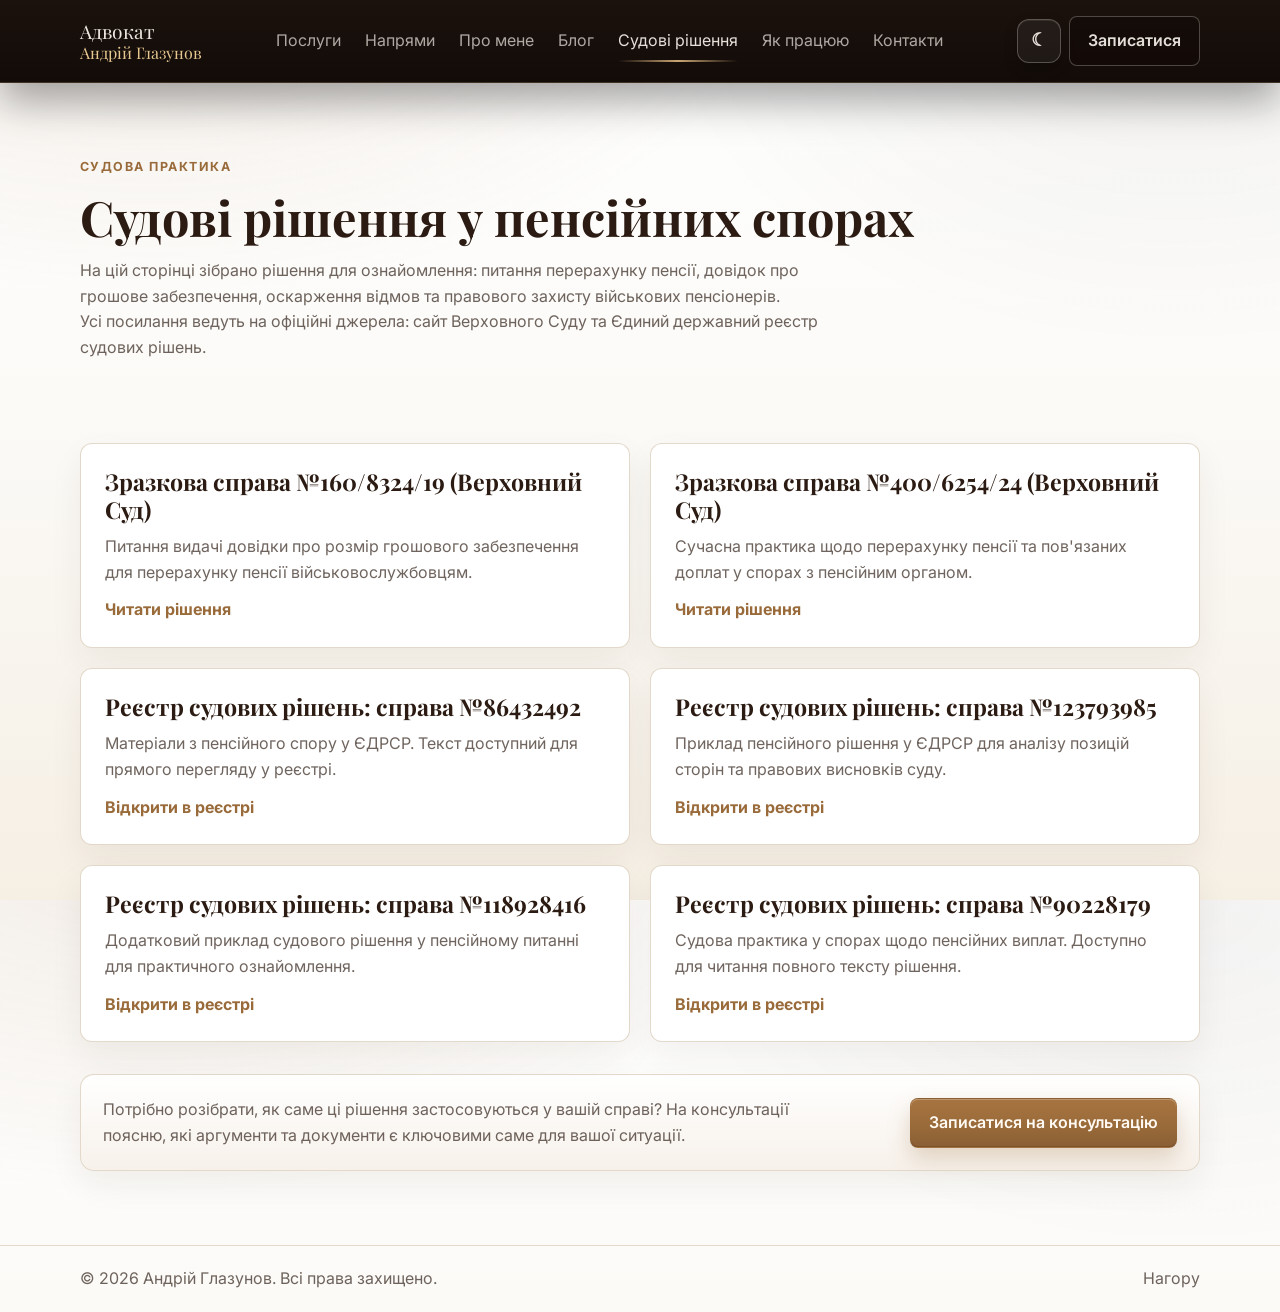
<file: court-decisions.html>
<!doctype html>
<html lang="uk">
<head>
  <meta charset="utf-8">
  <meta name="viewport" content="width=device-width, initial-scale=1">
  <title>Судові рішення | Андрій Глазунов</title>
  <meta name="description" content="Добірка судових рішень у пенсійних спорах: перерахунок, довідки про грошове забезпечення, оскарження відмов.">
  <link rel="preconnect" href="https://fonts.googleapis.com">
  <link rel="preconnect" href="https://fonts.gstatic.com" crossorigin>
  <link href="https://fonts.googleapis.com/css2?family=Inter:wght@400;500;600;700&family=Playfair+Display:wght@600;700&display=swap" rel="stylesheet">
  <link rel="stylesheet" href="styles.css">
  <link rel="icon" href="images/znachok.png" type="image/png">
  <link rel="apple-touch-icon" href="images/znachok.png">
</head>
<body class="theme-day">
  <header class="header">
    <div class="container nav">
      <a href="index.html#top" class="brand">Адвокат<br><span>Андрій Глазунов</span></a>
      <nav class="menu" id="site-menu">
        <a href="services.html">Послуги</a>
        <a href="directions.html">Напрями</a>
        <a href="about.html">Про мене</a>
        <a href="blog.html">Блог</a>
        <a href="court-decisions.html" class="menu-active" aria-current="page">Судові рішення</a>
        <a href="process.html">Як працюю</a>
        <a href="contact.html">Контакти</a>
      </nav>
      <button class="menu-toggle" type="button" aria-label="Відкрити меню" aria-expanded="false" aria-controls="site-menu">⋯</button>
      <div class="nav-actions">
        <button class="btn btn-toggle" id="theme-toggle" type="button" aria-pressed="false" title="Перемкнути тему">Ніч</button>
        <a class="btn btn-light" href="contact.html">Записатися</a>
      </div>
    </div>
  </header>

  <main class="decisions-main" id="top">
    <section class="section">
      <div class="container decisions-intro">
        <p class="eyebrow">Судова практика</p>
        <h1 class="services-title">Судові рішення у пенсійних спорах</h1>
        <p class="services-lead">
          На цій сторінці зібрано рішення для ознайомлення: питання перерахунку пенсії, довідок про грошове
          забезпечення, оскарження відмов та правового захисту військових пенсіонерів.
        </p>
        <p class="services-lead">
          Усі посилання ведуть на офіційні джерела: сайт Верховного Суду та Єдиний державний реєстр судових рішень.
        </p>
      </div>
    </section>

    <section class="section services-section">
      <div class="container decisions-grid">
        <article class="card decision-card">
          <h2>Зразкова справа №160/8324/19 (Верховний Суд)</h2>
          <p>Питання видачі довідки про розмір грошового забезпечення для перерахунку пенсії військовослужбовцям.</p>
          <a class="blog-link" href="https://supreme.court.gov.ua/supreme/pro_sud/zrazkova-sprava/zs_9901_20_19" target="_blank" rel="noopener noreferrer">Читати рішення</a>
        </article>

        <article class="card decision-card">
          <h2>Зразкова справа №400/6254/24 (Верховний Суд)</h2>
          <p>Сучасна практика щодо перерахунку пенсії та пов'язаних доплат у спорах з пенсійним органом.</p>
          <a class="blog-link" href="https://supreme.court.gov.ua/supreme/pro_sud/zrazkova-sprava/2024_12_18_400_6254_24" target="_blank" rel="noopener noreferrer">Читати рішення</a>
        </article>

        <article class="card decision-card">
          <h2>Реєстр судових рішень: справа №86432492</h2>
          <p>Матеріали з пенсійного спору у ЄДРСР. Текст доступний для прямого перегляду у реєстрі.</p>
          <a class="blog-link" href="https://reyestr.court.gov.ua/Review/86432492" target="_blank" rel="noopener noreferrer">Відкрити в реєстрі</a>
        </article>

        <article class="card decision-card">
          <h2>Реєстр судових рішень: справа №123793985</h2>
          <p>Приклад пенсійного рішення у ЄДРСР для аналізу позицій сторін та правових висновків суду.</p>
          <a class="blog-link" href="https://reyestr.court.gov.ua/Review/123793985" target="_blank" rel="noopener noreferrer">Відкрити в реєстрі</a>
        </article>

        <article class="card decision-card">
          <h2>Реєстр судових рішень: справа №118928416</h2>
          <p>Додатковий приклад судового рішення у пенсійному питанні для практичного ознайомлення.</p>
          <a class="blog-link" href="https://reyestr.court.gov.ua/Review/118928416" target="_blank" rel="noopener noreferrer">Відкрити в реєстрі</a>
        </article>

        <article class="card decision-card">
          <h2>Реєстр судових рішень: справа №90228179</h2>
          <p>Судова практика у спорах щодо пенсійних виплат. Доступно для читання повного тексту рішення.</p>
          <a class="blog-link" href="https://reyestr.court.gov.ua/Review/90228179" target="_blank" rel="noopener noreferrer">Відкрити в реєстрі</a>
        </article>
      </div>

      <div class="services-cta">
        <p>Потрібно розібрати, як саме ці рішення застосовуються у вашій справі? На консультації поясню, які аргументи та документи є ключовими саме для вашої ситуації.</p>
        <a class="btn btn-primary" href="contact.html">Записатися на консультацію</a>
      </div>
    </section>
  </main>

  <footer class="footer">
    <div class="container footer-inner">
      <p>&copy; <span id="year"></span> Андрій Глазунов. Всі права захищено.</p>
      <a href="#top">Нагору</a>
    </div>
  </footer>

  <script src="script.js"></script>
</body>
</html>
</file>
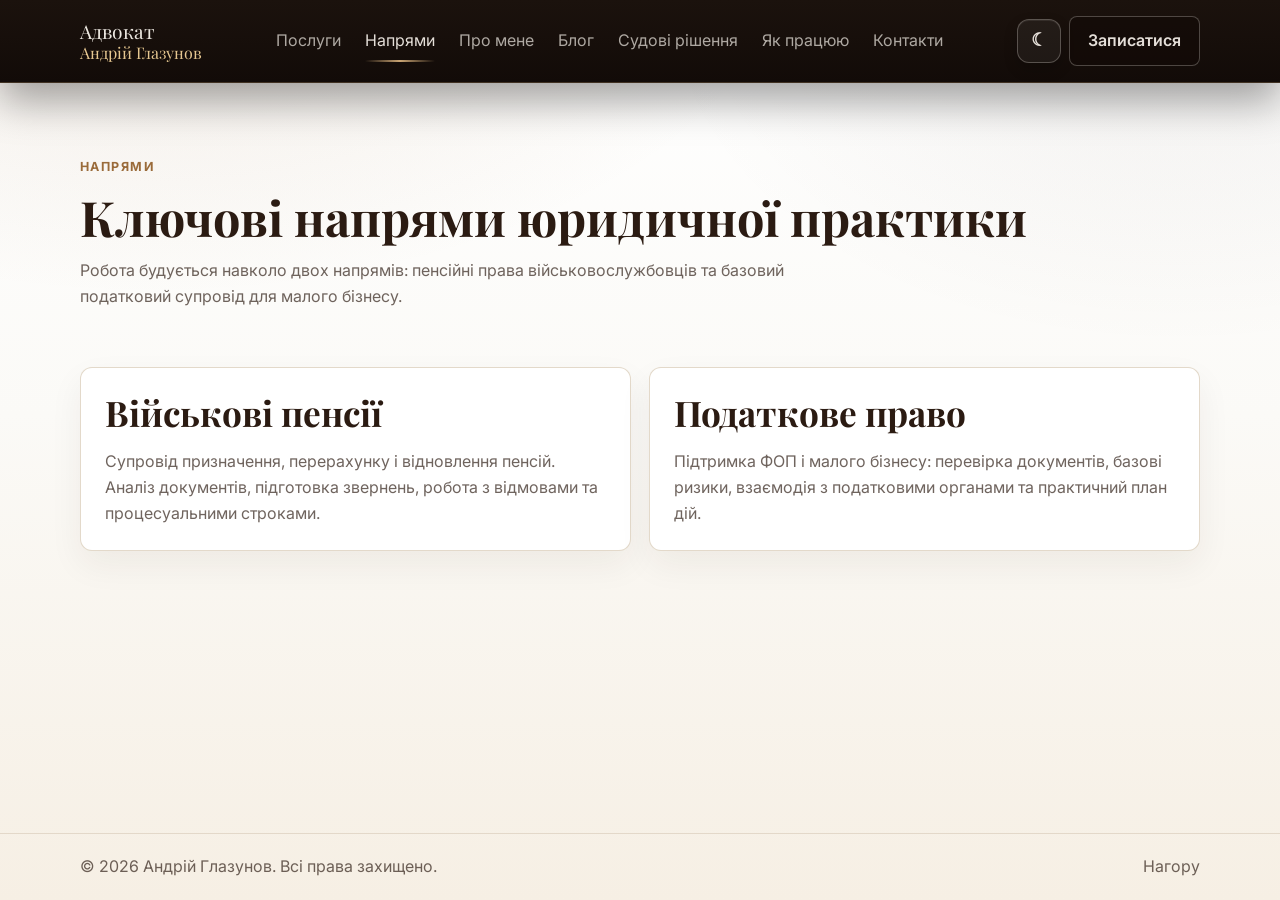
<file: directions.html>
<!doctype html>
<html lang="uk">
<head>
  <meta charset="utf-8">
  <meta name="viewport" content="width=device-width, initial-scale=1">
  <title>Напрями | Андрій Глазунов</title>
  <meta name="description" content="Основні напрями практики: військові пенсії та податковий супровід для ФОП і малого бізнесу.">
  <link rel="preconnect" href="https://fonts.googleapis.com">
  <link rel="preconnect" href="https://fonts.gstatic.com" crossorigin>
  <link href="https://fonts.googleapis.com/css2?family=Inter:wght@400;500;600;700&family=Playfair+Display:wght@600;700&display=swap" rel="stylesheet">
  <link rel="stylesheet" href="styles.css">
  <link rel="icon" href="images/znachok.png" type="image/png">
  <link rel="apple-touch-icon" href="images/znachok.png">
</head>
<body class="theme-day">
  <header class="header">
    <div class="container nav">
      <a href="index.html#top" class="brand">Адвокат<br><span>Андрій Глазунов</span></a>
      <nav class="menu" id="site-menu">
        <a href="services.html">Послуги</a>
        <a href="directions.html" class="menu-active" aria-current="page">Напрями</a>
        <a href="about.html">Про мене</a>
        <a href="blog.html">Блог</a>
        <a href="court-decisions.html">Судові рішення</a>
        <a href="process.html">Як працюю</a>
        <a href="contact.html">Контакти</a>
      </nav>
      <button class="menu-toggle" type="button" aria-label="Відкрити меню" aria-expanded="false" aria-controls="site-menu">⋯</button>
      <div class="nav-actions">
        <button class="btn btn-toggle" id="theme-toggle" type="button" aria-pressed="false" title="Перемкнути тему">Ніч</button>
        <a class="btn btn-light" href="contact.html">Записатися</a>
      </div>
    </div>
  </header>

  <main class="services-main" id="top">
    <section class="section services-hero">
      <div class="container services-intro">
        <p class="eyebrow">Напрями</p>
        <h1 class="services-title">Ключові напрями юридичної практики</h1>
        <p class="services-lead">Робота будується навколо двох напрямів: пенсійні права військовослужбовців та базовий податковий супровід для малого бізнесу.</p>
      </div>
    </section>

    <section class="section services-section">
      <div class="container cards">
        <article class="card">
          <h2>Військові пенсії</h2>
          <p>Супровід призначення, перерахунку і відновлення пенсій. Аналіз документів, підготовка звернень, робота з відмовами та процесуальними строками.</p>
        </article>
        <article class="card">
          <h2>Податкове право</h2>
          <p>Підтримка ФОП і малого бізнесу: перевірка документів, базові ризики, взаємодія з податковими органами та практичний план дій.</p>
        </article>
      </div>
    </section>
  </main>

  <footer class="footer">
    <div class="container footer-inner">
      <p>&copy; <span id="year"></span> Андрій Глазунов. Всі права захищено.</p>
      <a href="#top">Нагору</a>
    </div>
  </footer>

  <script src="script.js"></script>
</body>
</html>
</file>
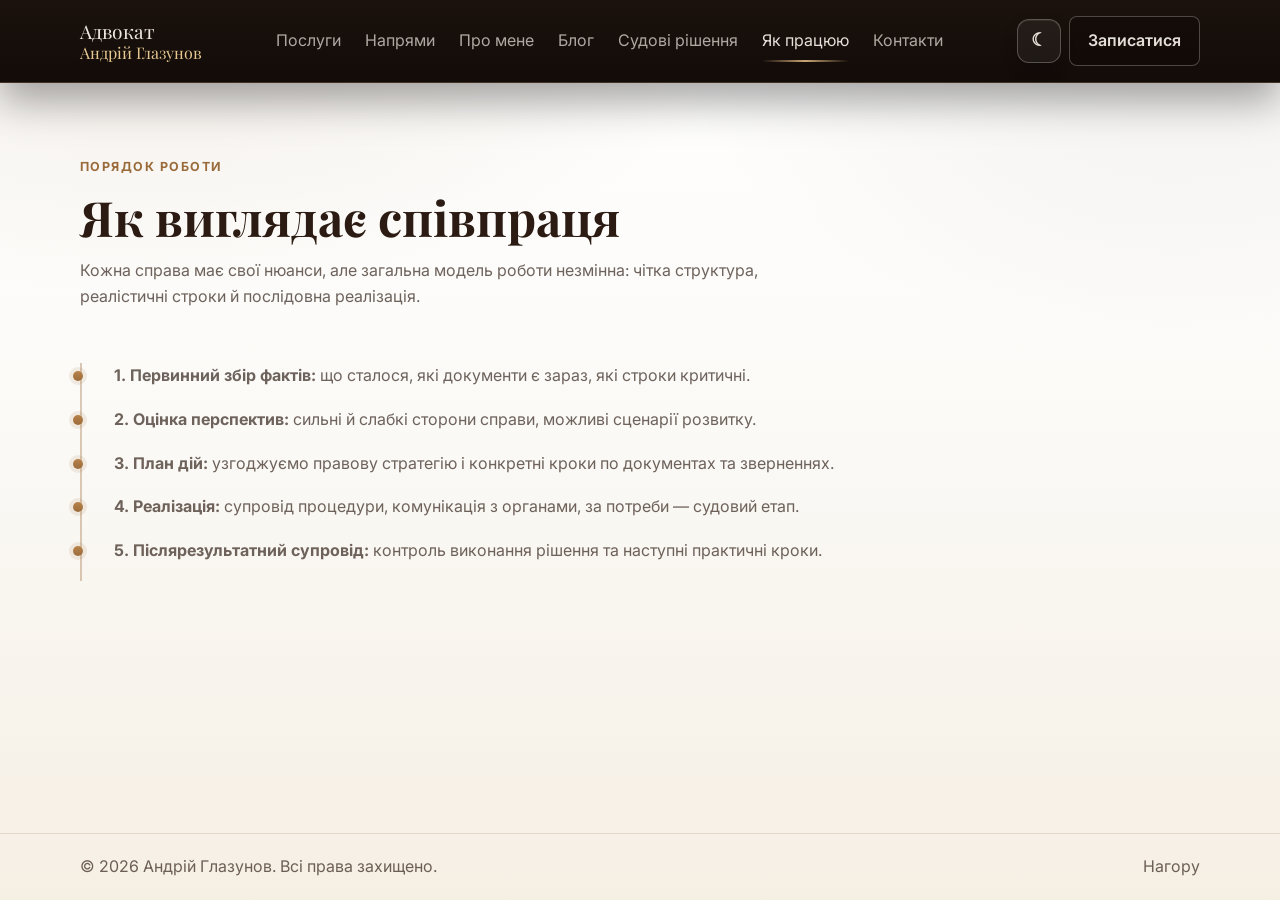
<file: process.html>
<!doctype html>
<html lang="uk">
<head>
  <meta charset="utf-8">
  <meta name="viewport" content="width=device-width, initial-scale=1">
  <title>Як працюю | Андрій Глазунов</title>
  <meta name="description" content="Етапи співпраці з адвокатом: від первинного аналізу документів до реалізації рішення у справі.">
  <link rel="preconnect" href="https://fonts.googleapis.com">
  <link rel="preconnect" href="https://fonts.gstatic.com" crossorigin>
  <link href="https://fonts.googleapis.com/css2?family=Inter:wght@400;500;600;700&family=Playfair+Display:wght@600;700&display=swap" rel="stylesheet">
  <link rel="stylesheet" href="styles.css">
  <link rel="icon" href="images/znachok.png" type="image/png">
  <link rel="apple-touch-icon" href="images/znachok.png">
</head>
<body class="theme-day">
  <header class="header">
    <div class="container nav">
      <a href="index.html#top" class="brand">Адвокат<br><span>Андрій Глазунов</span></a>
      <nav class="menu" id="site-menu">
        <a href="services.html">Послуги</a>
        <a href="directions.html">Напрями</a>
        <a href="about.html">Про мене</a>
        <a href="blog.html">Блог</a>
        <a href="court-decisions.html">Судові рішення</a>
        <a href="process.html" class="menu-active" aria-current="page">Як працюю</a>
        <a href="contact.html">Контакти</a>
      </nav>
      <button class="menu-toggle" type="button" aria-label="Відкрити меню" aria-expanded="false" aria-controls="site-menu">⋯</button>
      <div class="nav-actions">
        <button class="btn btn-toggle" id="theme-toggle" type="button" aria-pressed="false" title="Перемкнути тему">Ніч</button>
        <a class="btn btn-light" href="contact.html">Записатися</a>
      </div>
    </div>
  </header>

  <main class="services-main" id="top">
    <section class="section services-hero">
      <div class="container services-intro">
        <p class="eyebrow">Порядок роботи</p>
        <h1 class="services-title">Як виглядає співпраця</h1>
        <p class="services-lead">Кожна справа має свої нюанси, але загальна модель роботи незмінна: чітка структура, реалістичні строки й послідовна реалізація.</p>
      </div>
    </section>

    <section class="section services-section">
      <div class="container">
        <ol class="timeline">
          <li><strong>1. Первинний збір фактів:</strong> що сталося, які документи є зараз, які строки критичні.</li>
          <li><strong>2. Оцінка перспектив:</strong> сильні й слабкі сторони справи, можливі сценарії розвитку.</li>
          <li><strong>3. План дій:</strong> узгоджуємо правову стратегію і конкретні кроки по документах та зверненнях.</li>
          <li><strong>4. Реалізація:</strong> супровід процедури, комунікація з органами, за потреби — судовий етап.</li>
          <li><strong>5. Післярезультатний супровід:</strong> контроль виконання рішення та наступні практичні кроки.</li>
        </ol>
      </div>
    </section>
  </main>

  <footer class="footer">
    <div class="container footer-inner">
      <p>&copy; <span id="year"></span> Андрій Глазунов. Всі права захищено.</p>
      <a href="#top">Нагору</a>
    </div>
  </footer>

  <script src="script.js"></script>
</body>
</html>
</file>
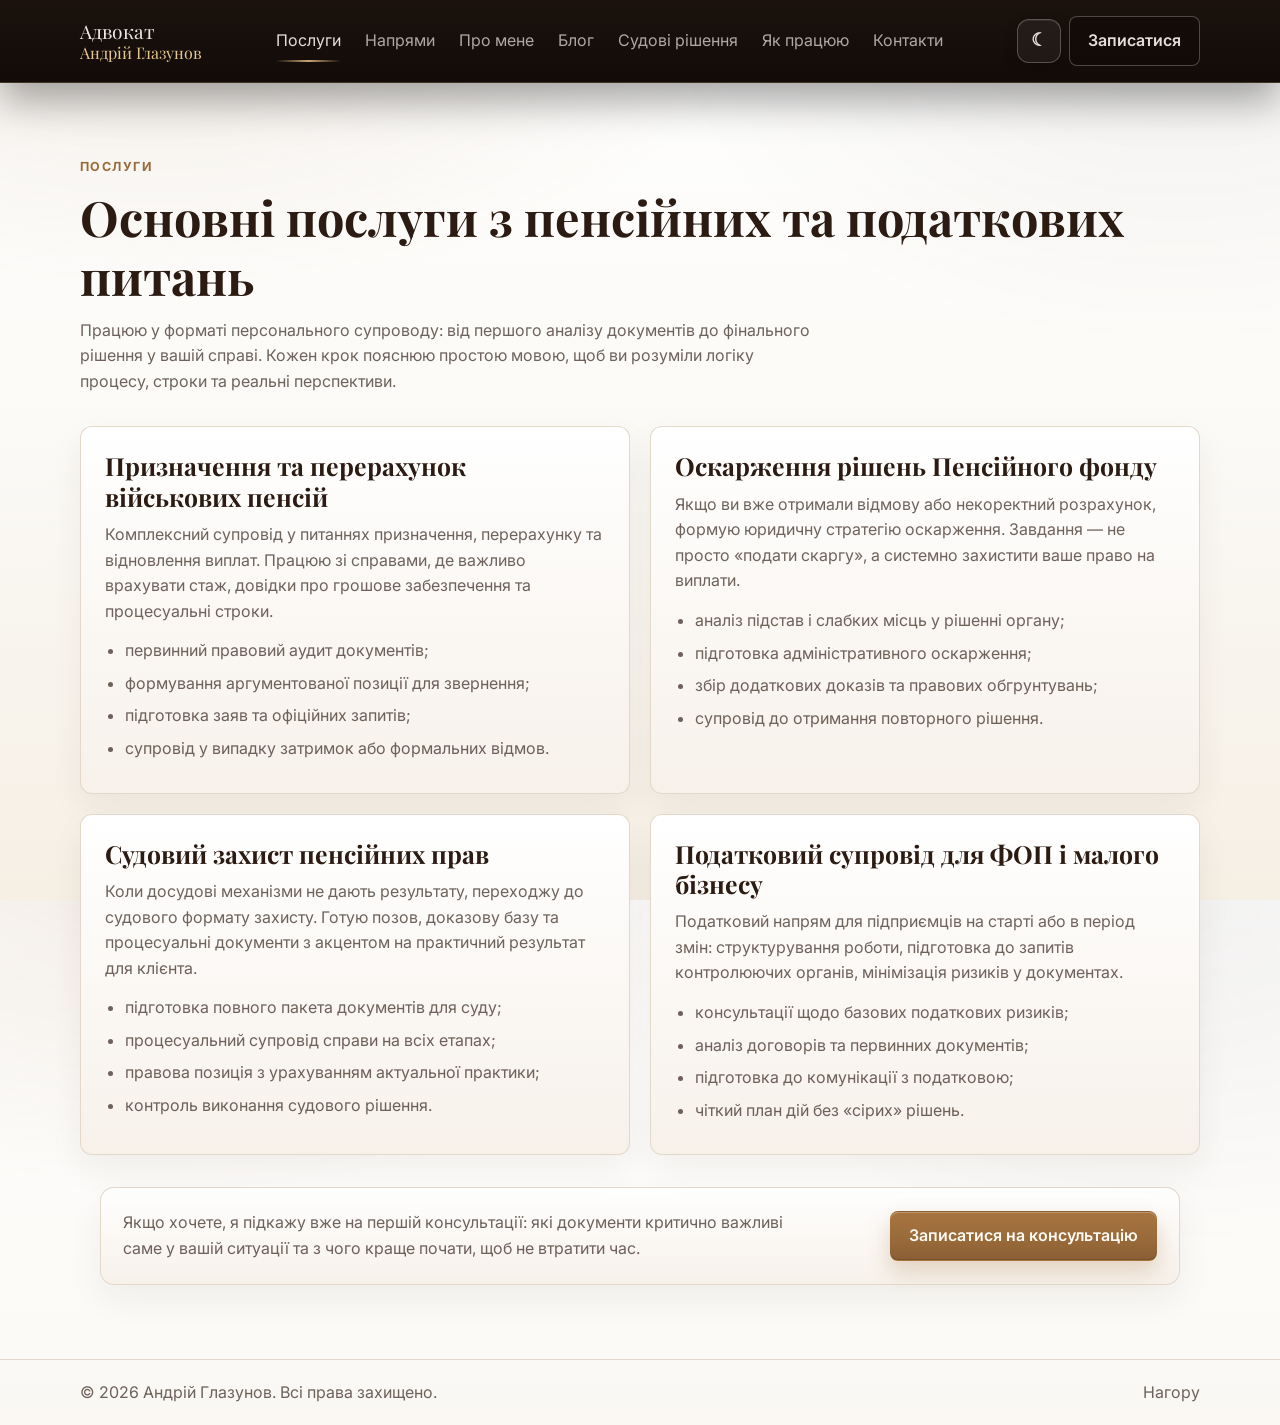
<file: services.html>
<!doctype html>
<html lang="uk">
<head>
  <meta charset="utf-8">
  <meta name="viewport" content="width=device-width, initial-scale=1">
  <title>Послуги | Андрій Глазунов</title>
  <meta name="description" content="Юридичні послуги адвоката Андрія Глазунова: військові пенсії, перерахунок, оскарження рішень та податковий супровід ФОП і малого бізнесу.">
  <link rel="preconnect" href="https://fonts.googleapis.com">
  <link rel="preconnect" href="https://fonts.gstatic.com" crossorigin>
  <link href="https://fonts.googleapis.com/css2?family=Inter:wght@400;500;600;700&family=Playfair+Display:wght@600;700&display=swap" rel="stylesheet">
  <link rel="stylesheet" href="styles.css">
  <link rel="icon" href="images/znachok.png" type="image/png">
  <link rel="apple-touch-icon" href="images/znachok.png">
</head>
<body class="theme-day">
  <header class="header">
    <div class="container nav">
      <a href="index.html#top" class="brand">Адвокат<br><span>Андрій Глазунов</span></a>
      <nav class="menu" id="site-menu">
        <a href="services.html" class="menu-active" aria-current="page">Послуги</a>
        <a href="directions.html">Напрями</a>
        <a href="about.html">Про мене</a>
        <a href="blog.html">Блог</a>
        <a href="court-decisions.html">Судові рішення</a>
        <a href="process.html">Як працюю</a>
        <a href="contact.html">Контакти</a>
      </nav>
      <button class="menu-toggle" type="button" aria-label="Відкрити меню" aria-expanded="false" aria-controls="site-menu">⋯</button>
      <div class="nav-actions">
        <button class="btn btn-toggle" id="theme-toggle" type="button" aria-pressed="false" title="Перемкнути тему">Ніч</button>
        <a class="btn btn-light" href="contact.html">Записатися</a>
      </div>
    </div>
  </header>

  <main class="services-main" id="top">
    <section class="section services-hero">
      <div class="container services-intro">
        <p class="eyebrow">Послуги</p>
        <h1 class="services-title">Основні послуги з пенсійних та податкових питань</h1>
        <p class="services-lead">
          Працюю у форматі персонального супроводу: від першого аналізу документів до фінального рішення у вашій справі.
          Кожен крок пояснюю простою мовою, щоб ви розуміли логіку процесу, строки та реальні перспективи.
        </p>
      </div>
    </section>

    <section class="section services-section">
      <div class="container">
        <div class="services-grid">
          <article class="card service-card">
            <h2>Призначення та перерахунок військових пенсій</h2>
            <p>Комплексний супровід у питаннях призначення, перерахунку та відновлення виплат. Працюю зі справами, де важливо врахувати стаж, довідки про грошове забезпечення та процесуальні строки.</p>
            <ul class="service-list">
              <li>первинний правовий аудит документів;</li>
              <li>формування аргументованої позиції для звернення;</li>
              <li>підготовка заяв та офіційних запитів;</li>
              <li>супровід у випадку затримок або формальних відмов.</li>
            </ul>
          </article>

          <article class="card service-card">
            <h2>Оскарження рішень Пенсійного фонду</h2>
            <p>Якщо ви вже отримали відмову або некоректний розрахунок, формую юридичну стратегію оскарження. Завдання — не просто «подати скаргу», а системно захистити ваше право на виплати.</p>
            <ul class="service-list">
              <li>аналіз підстав і слабких місць у рішенні органу;</li>
              <li>підготовка адміністративного оскарження;</li>
              <li>збір додаткових доказів та правових обгрунтувань;</li>
              <li>супровід до отримання повторного рішення.</li>
            </ul>
          </article>

          <article class="card service-card">
            <h2>Судовий захист пенсійних прав</h2>
            <p>Коли досудові механізми не дають результату, переходжу до судового формату захисту. Готую позов, доказову базу та процесуальні документи з акцентом на практичний результат для клієнта.</p>
            <ul class="service-list">
              <li>підготовка повного пакета документів для суду;</li>
              <li>процесуальний супровід справи на всіх етапах;</li>
              <li>правова позиція з урахуванням актуальної практики;</li>
              <li>контроль виконання судового рішення.</li>
            </ul>
          </article>

          <article class="card service-card">
            <h2>Податковий супровід для ФОП і малого бізнесу</h2>
            <p>Податковий напрям для підприємців на старті або в період змін: структурування роботи, підготовка до запитів контролюючих органів, мінімізація ризиків у документах.</p>
            <ul class="service-list">
              <li>консультації щодо базових податкових ризиків;</li>
              <li>аналіз договорів та первинних документів;</li>
              <li>підготовка до комунікації з податковою;</li>
              <li>чіткий план дій без «сірих» рішень.</li>
            </ul>
          </article>
        </div>

        <div class="services-cta">
          <p>Якщо хочете, я підкажу вже на першій консультації: які документи критично важливі саме у вашій ситуації та з чого краще почати, щоб не втратити час.</p>
          <a class="btn btn-primary" href="contact.html">Записатися на консультацію</a>
        </div>
      </div>
    </section>
  </main>

  <footer class="footer">
    <div class="container footer-inner">
      <p>&copy; <span id="year"></span> Андрій Глазунов. Всі права захищено.</p>
      <a href="#top">Нагору</a>
    </div>
  </footer>

  <script src="script.js"></script>
</body>
</html>
</file>
<file: styles.css>
:root {
  color-scheme: light;
  --accent: #9a6b3a;
  --accent-hover: #b07a42;
  --accent-2: #caa574;
  --ring: rgba(154, 107, 58, 0.35);
}

/* Day: dark header + light page */
body.theme-day {
  color-scheme: light;

  --page-text: #2b1b12;
  --page-muted: rgba(43, 27, 18, 0.68);
  --page-line: rgba(226, 215, 200, 0.95);
  --page-ink: #1a120d;

  --bg-a: #ffffff;
  --bg-b: #fbfaf7;
  --bg-c: #f6efe4;
  --bg-spot-1: rgba(154, 107, 58, 0.14);
  --bg-spot-2: rgba(43, 27, 18, 0.06);

  --surface: #ffffff;
  --surface-2: #f7f1ea;
  --border: rgba(226, 215, 200, 0.95);
  --shadow: rgba(43, 27, 18, 0.08);
  --shadow-soft: rgba(43, 27, 18, 0.06);

  --muted-band: rgba(243, 238, 230, 0.75);

  --hdr-bg: linear-gradient(180deg, #1b120d 0%, #120b08 100%);
  --hdr-border: rgba(202, 165, 116, 0.22);
  --hdr-text: rgba(246, 241, 234, 0.92);
  --hdr-muted: rgba(246, 241, 234, 0.68);
  --hdr-brand: rgba(246, 241, 234, 0.96);
  --hdr-brand-accent: #e7c891;
  --hdr-scrim: rgba(18, 11, 8, 0.62);
}

/* Night: dark header + darker page (still “two-tone” vs header) */
body.theme-night {
  color-scheme: dark;

  --page-text: rgba(246, 241, 234, 0.92);
  --page-muted: rgba(246, 241, 234, 0.68);
  --page-line: rgba(202, 165, 116, 0.18);
  --page-ink: rgba(246, 241, 234, 0.96);

  --bg-a: #0f0c0a;
  --bg-b: #15100d;
  --bg-c: #1b140f;
  --bg-spot-1: rgba(231, 200, 145, 0.10);
  --bg-spot-2: rgba(0, 0, 0, 0.35);

  --surface: rgba(255, 255, 255, 0.06);
  --surface-2: rgba(255, 255, 255, 0.085);
  --border: rgba(202, 165, 116, 0.18);
  --shadow: rgba(0, 0, 0, 0.45);
  --shadow-soft: rgba(0, 0, 0, 0.35);

  --muted-band: rgba(255, 255, 255, 0.04);

  --hdr-bg: linear-gradient(180deg, #120b08 0%, #0b0705 100%);
  --hdr-border: rgba(202, 165, 116, 0.22);
  --hdr-text: rgba(246, 241, 234, 0.92);
  --hdr-muted: rgba(246, 241, 234, 0.66);
  --hdr-brand: rgba(246, 241, 234, 0.96);
  --hdr-brand-accent: #e7c891;
  --hdr-scrim: rgba(18, 11, 8, 0.72);
}

* {
  box-sizing: border-box;
}

html {
  scroll-behavior: smooth;
  height: 100%;
}

body {
  margin: 0;
  min-height: 100%;
  display: flex;
  flex-direction: column;
  font-family: Inter, Arial, sans-serif;
  color: var(--page-text);
  background:
    radial-gradient(1200px 700px at 12% -10%, var(--bg-spot-1), transparent 55%),
    radial-gradient(900px 600px at 92% 0%, var(--bg-spot-2), transparent 58%),
    linear-gradient(180deg, var(--bg-a) 0%, var(--bg-b) 46%, var(--bg-c) 100%);
  line-height: 1.6;
}

body > main {
  flex: 1 0 auto;
}

.container {
  width: min(1120px, calc(100% - 40px));
  margin: 0 auto;
}

.header {
  position: sticky;
  top: 0;
  z-index: 20;
  flex-shrink: 0;
  background: var(--hdr-bg);
  border-bottom: 1px solid var(--hdr-border);
  box-shadow: 0 18px 40px rgba(0, 0, 0, 0.35);
}

.nav {
  display: grid;
  grid-template-columns: auto 1fr auto;
  align-items: center;
  column-gap: 22px;
  min-height: 82px;
}

.brand {
  color: var(--hdr-brand);
  text-decoration: none;
  font-family: "Playfair Display", Georgia, serif;
  line-height: 1.05;
  font-size: 1.2rem;
}

.brand span {
  color: var(--hdr-brand-accent);
  font-size: 1rem;
}

.menu {
  display: flex;
  align-items: center;
  justify-content: center;
  min-width: 0;
  flex-wrap: wrap;
  gap: 24px;
}

.menu-toggle {
  display: none;
  width: 42px;
  height: 42px;
  border-radius: 10px;
  border: 1px solid rgba(246, 241, 234, 0.22);
  background: rgba(255, 255, 255, 0.06);
  color: var(--hdr-text);
  align-items: center;
  justify-content: center;
  font-size: 1.3rem;
  line-height: 1;
  cursor: pointer;
  transition: transform 0.24s ease, box-shadow 0.24s ease, border-color 0.24s ease;
}

.menu-toggle:hover {
  border-color: rgba(231, 200, 145, 0.45);
  transform: translateY(-2px) scale(1.02);
  box-shadow:
    0 12px 24px rgba(0, 0, 0, 0.28),
    inset 0 1px 0 rgba(255, 255, 255, 0.24),
    inset 0 -1px 0 rgba(0, 0, 0, 0.22);
}

.menu-toggle:focus-visible {
  outline: 2px solid rgba(231, 200, 145, 0.55);
  outline-offset: 2px;
}

.header .menu a {
  color: var(--hdr-muted);
  text-decoration: none;
  transition: color 0.2s ease;
}

.header .menu a:hover {
  color: var(--hdr-text);
}

.footer a {
  color: var(--page-muted);
  text-decoration: none;
  transition: color 0.2s ease;
}

.footer a:hover {
  color: var(--page-ink);
}

.btn {
  display: inline-flex;
  align-items: center;
  justify-content: center;
  border-radius: 8px;
  border: 1px solid transparent;
  text-decoration: none;
  font-weight: 600;
  padding: 11px 18px;
  transition: transform 0.24s ease, box-shadow 0.24s ease, border-color 0.24s ease, filter 0.24s ease, background 0.24s ease, color 0.24s ease;
  cursor: pointer;
  transform: translateY(0) scale(1);
}

.nav-actions {
  display: flex;
  align-items: center;
  justify-content: flex-end;
  gap: 8px;
  flex: 0 0 auto;
}

.btn-primary {
  background: linear-gradient(180deg, #a77440 0%, var(--accent) 55%, #8a5f34 100%);
  color: #fffaf3;
  box-shadow:
    0 10px 22px rgba(154, 107, 58, 0.26),
    inset 0 1px 0 rgba(255, 255, 255, 0.25),
    inset 0 -1px 0 rgba(78, 45, 20, 0.28);
}

.btn-primary:hover {
  background: linear-gradient(180deg, #b8834a 0%, var(--accent-hover) 55%, #965f33 100%);
  transform: translateY(-2px) scale(1.01);
  box-shadow:
    0 16px 32px rgba(154, 107, 58, 0.35),
    0 4px 10px rgba(0, 0, 0, 0.18),
    inset 0 1px 0 rgba(255, 255, 255, 0.35),
    inset 0 -1px 0 rgba(78, 45, 20, 0.34);
}

.btn-light {
  border-color: rgba(154, 107, 58, 0.35);
  color: var(--page-ink);
  background: rgba(255, 255, 255, 0.55);
}

.btn-light:hover,
.btn-ghost:hover {
  border-color: rgba(154, 107, 58, 0.65);
  color: var(--accent);
  transform: translateY(-2px) scale(1.01);
  box-shadow:
    0 14px 28px var(--shadow-soft),
    inset 0 1px 0 rgba(255, 255, 255, 0.32),
    inset 0 -1px 0 rgba(0, 0, 0, 0.08);
}

.btn-ghost {
  border-color: color-mix(in srgb, var(--page-line) 70%, transparent);
  color: var(--page-muted);
  background: color-mix(in srgb, var(--surface) 70%, transparent);
}

.header .btn-light {
  border-color: rgba(246, 241, 234, 0.26);
  color: var(--hdr-text);
  background: var(--hdr-scrim);
}

.header .btn-light:hover {
  border-color: rgba(231, 200, 145, 0.45);
  color: var(--hdr-text);
  transform: translateY(-2px) scale(1.01);
  box-shadow:
    0 14px 28px rgba(0, 0, 0, 0.28),
    inset 0 1px 0 rgba(255, 255, 255, 0.22),
    inset 0 -1px 0 rgba(0, 0, 0, 0.25);
}

.btn-toggle {
  width: 44px;
  min-width: 44px;
  height: 44px;
  padding: 0;
  border-radius: 12px;
  border-color: rgba(246, 241, 234, 0.26);
  color: var(--hdr-text);
  font-size: 1.12rem;
  font-weight: 700;
  line-height: 1;
  background: rgba(255, 255, 255, 0.05);
  box-shadow:
    inset 0 1px 0 rgba(255, 255, 255, 0.08),
    0 6px 14px rgba(0, 0, 0, 0.2);
}

.btn-toggle[aria-pressed="true"] {
  background: rgba(231, 200, 145, 0.14);
  border-color: rgba(231, 200, 145, 0.48);
  color: #f9deb0;
  box-shadow:
    inset 0 1px 0 rgba(255, 255, 255, 0.12),
    0 8px 18px rgba(0, 0, 0, 0.24);
}

.btn-toggle:hover {
  border-color: rgba(231, 200, 145, 0.45);
  transform: translateY(-1px);
  box-shadow:
    0 10px 20px rgba(0, 0, 0, 0.24),
    inset 0 1px 0 rgba(255, 255, 255, 0.1);
}

.btn-toggle:focus-visible {
  outline: 2px solid rgba(231, 200, 145, 0.55);
  outline-offset: 2px;
}

.btn:active,
.menu-toggle:active {
  transform: translateY(0) scale(0.99);
  box-shadow:
    inset 0 2px 6px rgba(0, 0, 0, 0.18),
    0 4px 10px rgba(0, 0, 0, 0.16);
}

.hero {
  padding: 64px 0 56px;
}

.hero-grid {
  display: grid;
  grid-template-columns: 1.15fr 0.85fr;
  gap: 34px;
  align-items: center;
}

.hero-copy {
  min-width: 0;
}

.hero-panel {
  position: relative;
  padding: 28px 28px 26px;
  border-radius: 18px;
  border: 1px solid var(--border);
  background:
    radial-gradient(900px 420px at 10% 0%, color-mix(in srgb, var(--accent-2) 18%, transparent), transparent 55%),
    linear-gradient(180deg, color-mix(in srgb, var(--surface) 92%, transparent) 0%, var(--surface) 55%, var(--surface-2) 100%);
  box-shadow: 0 26px 70px var(--shadow-soft);
  overflow: hidden;
}

.hero-panel::before {
  content: "";
  position: absolute;
  inset: 0;
  pointer-events: none;
  background: linear-gradient(135deg, rgba(231, 200, 145, 0.22), transparent 38%, transparent 62%, rgba(154, 107, 58, 0.10));
  opacity: 0.55;
}

.hero-panel > * {
  position: relative;
}

.hero-kicker {
  margin: -2px 0 14px;
  color: color-mix(in srgb, var(--page-text) 72%, transparent);
  font-weight: 650;
  letter-spacing: 0.02em;
}

.hero-title {
  margin: 0 0 14px;
  font-family: "Playfair Display", Georgia, serif;
  font-weight: 700;
  line-height: 1.08;
  font-size: clamp(2.2rem, 4.2vw, 3.7rem);
  letter-spacing: -0.02em;
}

.hero-subtitle {
  margin: 0 0 18px;
  max-width: 62ch;
  color: var(--page-muted);
  font-size: 1.05rem;
  line-height: 1.75;
}

.hero-chips {
  display: flex;
  flex-wrap: wrap;
  gap: 10px;
  margin: 0 0 18px;
}

.chip {
  display: inline-flex;
  align-items: center;
  gap: 8px;
  padding: 8px 12px;
  border-radius: 999px;
  border: 1px solid color-mix(in srgb, var(--border) 85%, transparent);
  background: color-mix(in srgb, var(--surface) 70%, transparent);
  color: color-mix(in srgb, var(--page-text) 78%, transparent);
  font-size: 0.92rem;
  font-weight: 600;
}

.hero-visual {
  justify-self: end;
  width: min(420px, 100%);
}

.hero-frame {
  position: relative;
  padding: 14px;
  border-radius: 20px;
  border: 1px solid color-mix(in srgb, var(--border) 90%, transparent);
  background:
    radial-gradient(500px 260px at 30% 10%, rgba(231, 200, 145, 0.22), transparent 60%),
    linear-gradient(180deg, var(--surface) 0%, var(--surface-2) 100%);
  box-shadow: 0 30px 80px var(--shadow);
}

.hero-frame::after {
  content: "";
  position: absolute;
  inset: 10px;
  border-radius: 16px;
  pointer-events: none;
  box-shadow: inset 0 0 0 1px color-mix(in srgb, var(--accent-2) 35%, transparent);
  opacity: 0.55;
}

.hero-frame img {
  display: block;
  width: 100%;
  height: min(560px, 72vh);
  object-fit: cover;
  object-position: center 18%;
  border-radius: 14px;
  filter: saturate(0.95) contrast(1.03);
}

.hero-frame-caption {
  display: flex;
  align-items: baseline;
  justify-content: space-between;
  gap: 12px;
  margin-top: 12px;
  padding: 0 6px 2px;
}

.hero-frame-name {
  font-family: "Playfair Display", Georgia, serif;
  font-weight: 700;
  letter-spacing: -0.01em;
  color: var(--page-ink);
}

.hero-frame-role {
  color: var(--page-muted);
  font-weight: 650;
  letter-spacing: 0.06em;
  text-transform: uppercase;
  font-size: 0.78rem;
}

.eyebrow {
  margin: 0 0 10px;
  color: var(--accent);
  letter-spacing: 0.12em;
  text-transform: uppercase;
  font-size: 0.78rem;
  font-weight: 700;
}

.services-intro h2 {
  margin-bottom: 12px;
}

.services-lead {
  max-width: 74ch;
  color: var(--page-muted);
  margin: 0;
}

.services-cards {
  margin-top: 22px;
}

.services-cards .card h3 {
  color: var(--page-ink);
}

h1,
h2,
h3 {
  margin: 0 0 14px;
  line-height: 1.22;
}

h1,
h2 {
  font-family: "Playfair Display", Georgia, serif;
  font-weight: 700;
}

h1 {
  font-size: clamp(2rem, 3.6vw, 3.3rem);
}

h2 {
  font-size: clamp(1.5rem, 2.8vw, 2.2rem);
}

.lead {
  max-width: 58ch;
  color: var(--page-muted);
  margin-bottom: 26px;
}

.hero-actions {
  display: flex;
  flex-wrap: wrap;
  gap: 12px;
}

.section {
  padding: 74px 0;
}

.muted {
  background: linear-gradient(180deg, var(--muted-band) 0%, transparent 100%);
  border-top: 1px solid var(--page-line);
  border-bottom: 1px solid var(--page-line);
}

.cards {
  margin-top: 26px;
  display: grid;
  grid-template-columns: repeat(2, 1fr);
  gap: 18px;
}

.card {
  padding: 24px;
  border: 1px solid var(--border);
  border-radius: 12px;
  background: var(--surface);
  box-shadow: 0 14px 34px var(--shadow-soft);
}

.card p {
  margin: 0;
  color: var(--page-muted);
}

.about-grid {
  display: grid;
  grid-template-columns: 1.2fr 0.8fr;
  gap: 28px;
}

.about-grid p,
.about-copy p {
  color: var(--page-muted);
}

.stats {
  display: grid;
  gap: 14px;
}

.stats div {
  background: linear-gradient(180deg, var(--surface) 0%, var(--surface-2) 100%);
  border: 1px solid var(--border);
  border-radius: 12px;
  padding: 18px;
}

.stats strong {
  display: block;
  font-size: 1.8rem;
  font-family: "Playfair Display", Georgia, serif;
  color: var(--accent-2);
}

.stats span {
  color: var(--page-muted);
}

.timeline {
  margin: 22px 0 0;
  padding-left: 0;
  list-style: none;
  border-left: 2px solid var(--ring);
}

.timeline li {
  position: relative;
  margin-left: 14px;
  padding: 0 0 18px 18px;
  color: var(--page-muted);
}

.timeline li::before {
  content: "";
  position: absolute;
  left: -23px;
  top: 8px;
  width: 10px;
  height: 10px;
  border-radius: 50%;
  background: linear-gradient(180deg, #b8834a 0%, var(--accent) 100%);
  box-shadow: 0 0 0 4px rgba(154, 107, 58, 0.12);
}

.contact {
  padding-bottom: 86px;
}

.contact-grid {
  display: grid;
  grid-template-columns: 1fr 1fr;
  gap: 28px;
}

.contacts {
  margin: 18px 0 0;
  padding-left: 18px;
  color: var(--page-muted);
}

.contacts a {
  color: var(--page-text);
}

.form {
  background: linear-gradient(180deg, var(--surface) 0%, var(--surface-2) 100%);
  border: 1px solid var(--border);
  border-radius: 12px;
  padding: 22px;
  box-shadow: 0 18px 46px var(--shadow);
}

.form label {
  display: block;
  color: var(--page-muted);
  font-size: 0.95rem;
  margin-bottom: 12px;
}

input,
textarea {
  margin-top: 6px;
  width: 100%;
  background: var(--surface);
  border: 1px solid var(--border);
  color: var(--page-text);
  border-radius: 8px;
  padding: 10px 12px;
  font: inherit;
}

input:focus,
textarea:focus {
  border-color: var(--accent);
  outline: none;
}

.form-note {
  min-height: 1.2rem;
  margin: 12px 0 0;
  font-size: 0.92rem;
  color: var(--page-muted);
}

.hp-field {
  position: absolute;
  width: 1px;
  height: 1px;
  padding: 0;
  margin: -1px;
  overflow: hidden;
  clip: rect(0, 0, 0, 0);
  white-space: nowrap;
  border: 0;
}

.footer {
  flex-shrink: 0;
  margin-top: auto;
  border-top: 1px solid var(--page-line);
  padding: 20px 0;
}

.footer-inner {
  display: flex;
  align-items: center;
  justify-content: space-between;
  gap: 16px;
}

.footer p {
  margin: 0;
  color: var(--page-muted);
}

.menu a.menu-active {
  color: var(--hdr-text);
  position: relative;
}

.menu a.menu-active::after {
  content: "";
  position: absolute;
  left: 0;
  right: 0;
  bottom: -8px;
  height: 2px;
  border-radius: 999px;
  background: linear-gradient(90deg, transparent, var(--accent-2), transparent);
}

.blog-main {
  min-height: 70vh;
}

.blog-hero {
  padding-bottom: 24px;
}

.blog-title {
  margin: 0 0 12px;
  font-family: "Playfair Display", Georgia, serif;
  font-size: clamp(2rem, 3.8vw, 3.2rem);
}

.blog-lead {
  max-width: 70ch;
  margin: 0;
  color: var(--page-muted);
}

.blog-grid {
  display: grid;
  grid-template-columns: repeat(2, 1fr);
  gap: 20px;
}

.blog-card {
  background: linear-gradient(180deg, var(--surface) 0%, var(--surface-2) 100%);
  border: 1px solid var(--border);
  border-radius: 14px;
  padding: 24px;
  box-shadow: 0 14px 34px var(--shadow-soft);
}

.blog-card h2 {
  margin: 0 0 10px;
  font-size: clamp(1.2rem, 2.3vw, 1.55rem);
}

.blog-card p {
  margin: 0 0 12px;
  color: var(--page-muted);
}

.blog-meta {
  margin: 0 0 8px;
  font-size: 0.86rem;
  letter-spacing: 0.06em;
  text-transform: uppercase;
  color: var(--accent);
  font-weight: 700;
}

.blog-link {
  color: var(--accent);
  text-decoration: none;
  font-weight: 700;
}

.blog-link:hover {
  color: var(--accent-hover);
}

.article-main {
  min-height: 70vh;
}

.article-wrap {
  max-width: 840px;
  background: linear-gradient(180deg, var(--surface) 0%, var(--surface-2) 100%);
  border: 1px solid var(--border);
  border-radius: 16px;
  padding: 26px;
  box-shadow: 0 18px 46px var(--shadow-soft);
}

.article-title {
  margin: 0 0 14px;
  font-family: "Playfair Display", Georgia, serif;
  font-size: clamp(1.9rem, 3.6vw, 3rem);
  line-height: 1.2;
  color: var(--page-ink);
}

.article-lead {
  margin: 0 0 20px;
  color: var(--page-muted);
  font-size: 1.06rem;
}

.article-wrap h2 {
  margin: 22px 0 8px;
  font-size: clamp(1.15rem, 2.2vw, 1.45rem);
}

.article-wrap p {
  margin: 0 0 8px;
  color: var(--page-muted);
}

.article-actions {
  margin-top: 22px;
  display: flex;
  gap: 10px;
  flex-wrap: wrap;
}

.services-main {
  min-height: 70vh;
}

.services-hero {
  padding-bottom: 24px;
}

.services-title {
  margin: 0 0 12px;
  font-family: "Playfair Display", Georgia, serif;
  font-size: clamp(2rem, 3.8vw, 3.2rem);
}

.services-section {
  padding-top: 8px;
}

.services-grid {
  display: grid;
  grid-template-columns: repeat(2, 1fr);
  gap: 20px;
}

.service-card {
  background: linear-gradient(180deg, var(--surface) 0%, var(--surface-2) 100%);
}

.service-card h2 {
  margin: 0 0 10px;
  font-size: clamp(1.2rem, 2.3vw, 1.55rem);
}

.service-card p {
  color: var(--page-muted);
}

.service-list {
  margin: 14px 0 0;
  padding-left: 20px;
  color: var(--page-muted);
}

.service-list li {
  margin-bottom: 7px;
}

.decisions-main {
  min-height: 70vh;
}

.decisions-grid {
  display: grid;
  grid-template-columns: repeat(2, 1fr);
  gap: 20px;
}

.decision-card h2 {
  margin: 0 0 10px;
  font-size: clamp(1.15rem, 2.2vw, 1.45rem);
}

.decision-card p {
  margin: 0 0 12px;
  color: var(--page-muted);
}

.services-cta {
  margin-top: 24px;
  padding: 22px;
  border: 1px solid var(--border);
  border-radius: 14px;
  background: linear-gradient(180deg, var(--surface) 0%, var(--surface-2) 100%);
  box-shadow: 0 14px 34px var(--shadow-soft);
  display: flex;
  align-items: center;
  justify-content: space-between;
  gap: 14px;
  flex-wrap: wrap;
  width: min(1120px, calc(100% - 40px));
  margin: 2rem auto 0;
}

.services-cta p {
  margin: 0;
  color: var(--page-muted);
  max-width: 70ch;
}

@media (max-width: 920px) {
  .nav {
    grid-template-columns: 1fr auto auto;
    position: relative;
    align-items: center;
    min-height: 72px;
    padding: 12px 0;
    column-gap: 10px;
  }

  .menu {
    display: none;
    position: absolute;
    top: calc(100% + 8px);
    right: 0;
    z-index: 25;
    width: min(320px, calc(100vw - 40px));
    flex-direction: column;
    gap: 2px;
    padding: 10px;
    border: 1px solid var(--hdr-border);
    border-radius: 12px;
    background: var(--hdr-bg);
    box-shadow: 0 18px 40px rgba(0, 0, 0, 0.35);
  }

  .menu.is-open {
    display: flex;
  }

  .header .menu a {
    padding: 8px 10px;
    border-radius: 8px;
  }

  .header .menu a:hover {
    background: rgba(255, 255, 255, 0.06);
  }

  .nav-actions {
    margin-left: 0;
  }

  .menu-toggle {
    display: inline-flex;
  }

  .header .btn-light {
    display: none;
  }

  .hero-grid,
  .about-grid,
  .contact-grid {
    grid-template-columns: 1fr;
  }

  .hero-visual {
    justify-self: stretch;
    width: 100%;
  }

  .hero-panel {
    padding: 22px 20px 20px;
  }

  .hero-frame img {
    height: 460px;
  }

  .cards {
    grid-template-columns: 1fr;
  }

  .blog-grid {
    grid-template-columns: 1fr;
  }

  .article-wrap {
    padding: 20px;
  }

  .services-grid {
    grid-template-columns: 1fr;
  }

  .decisions-grid {
    grid-template-columns: 1fr;
  }
}
</file>
